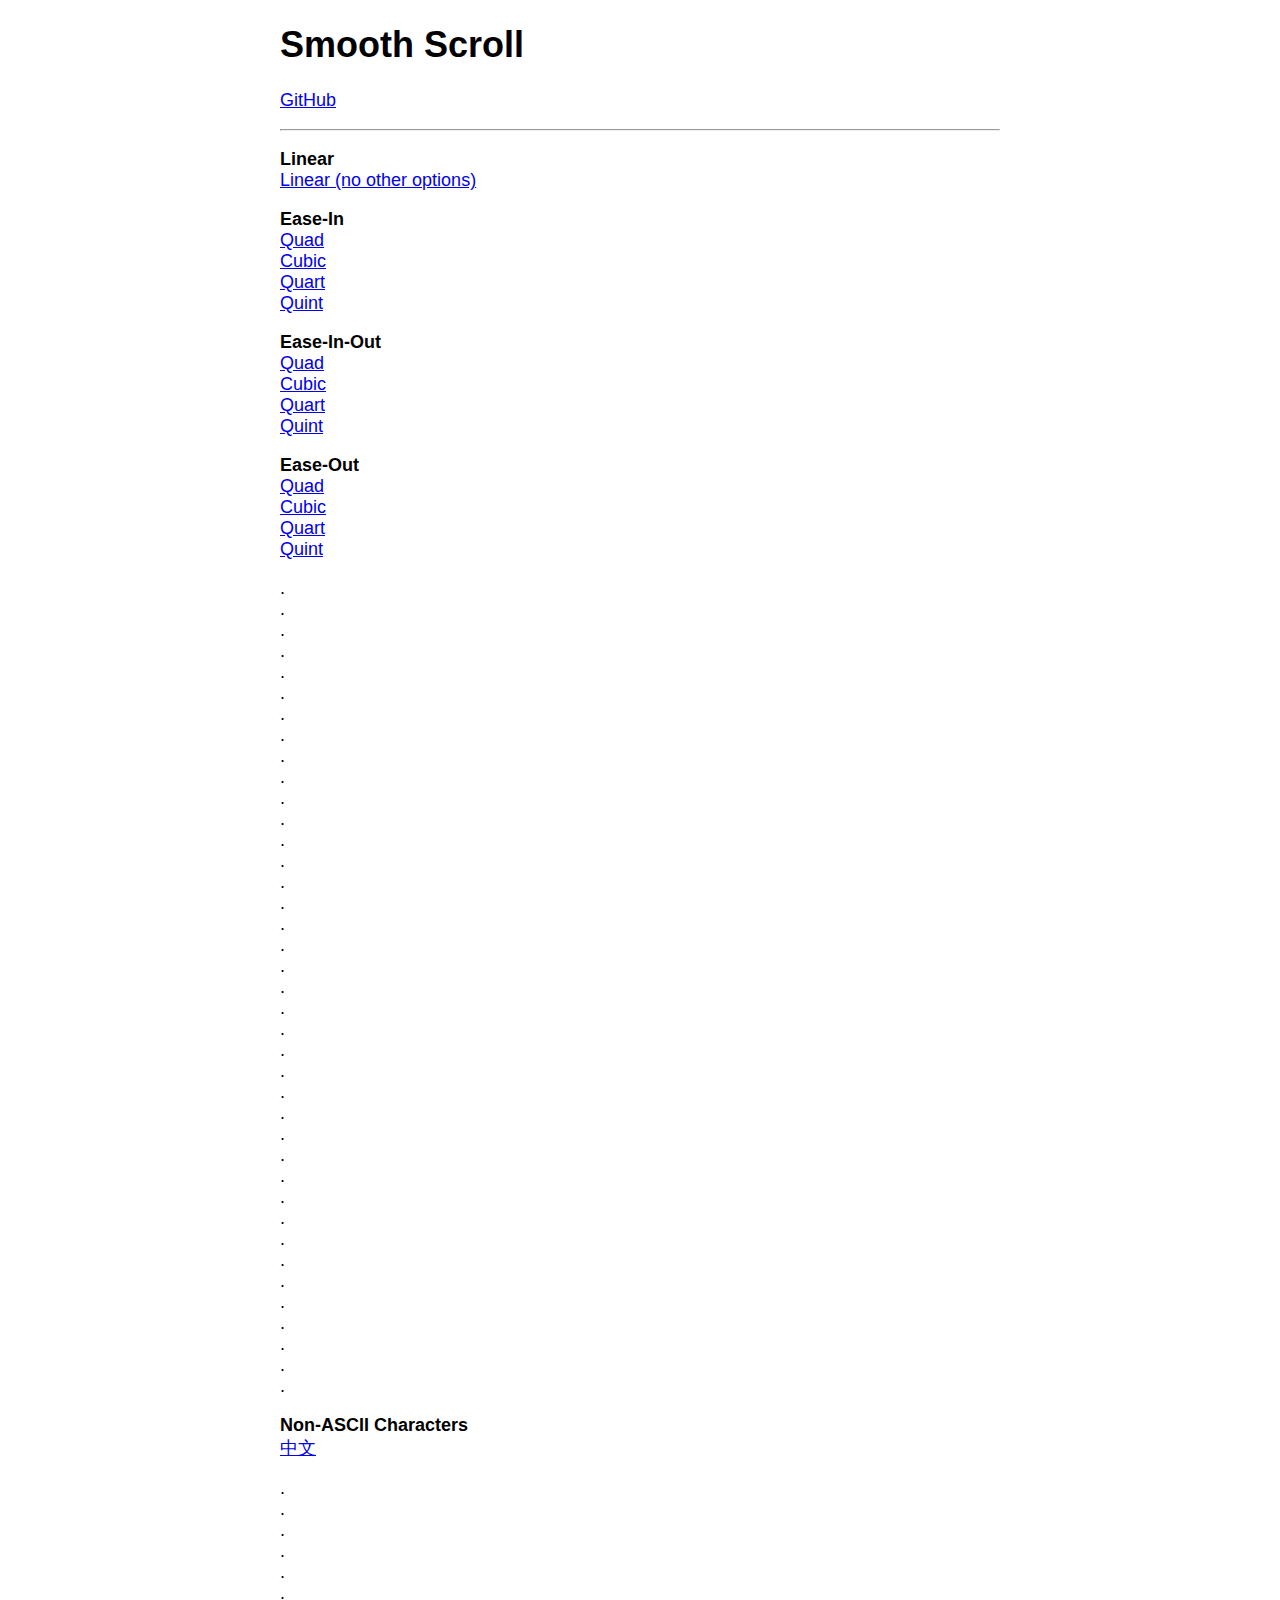
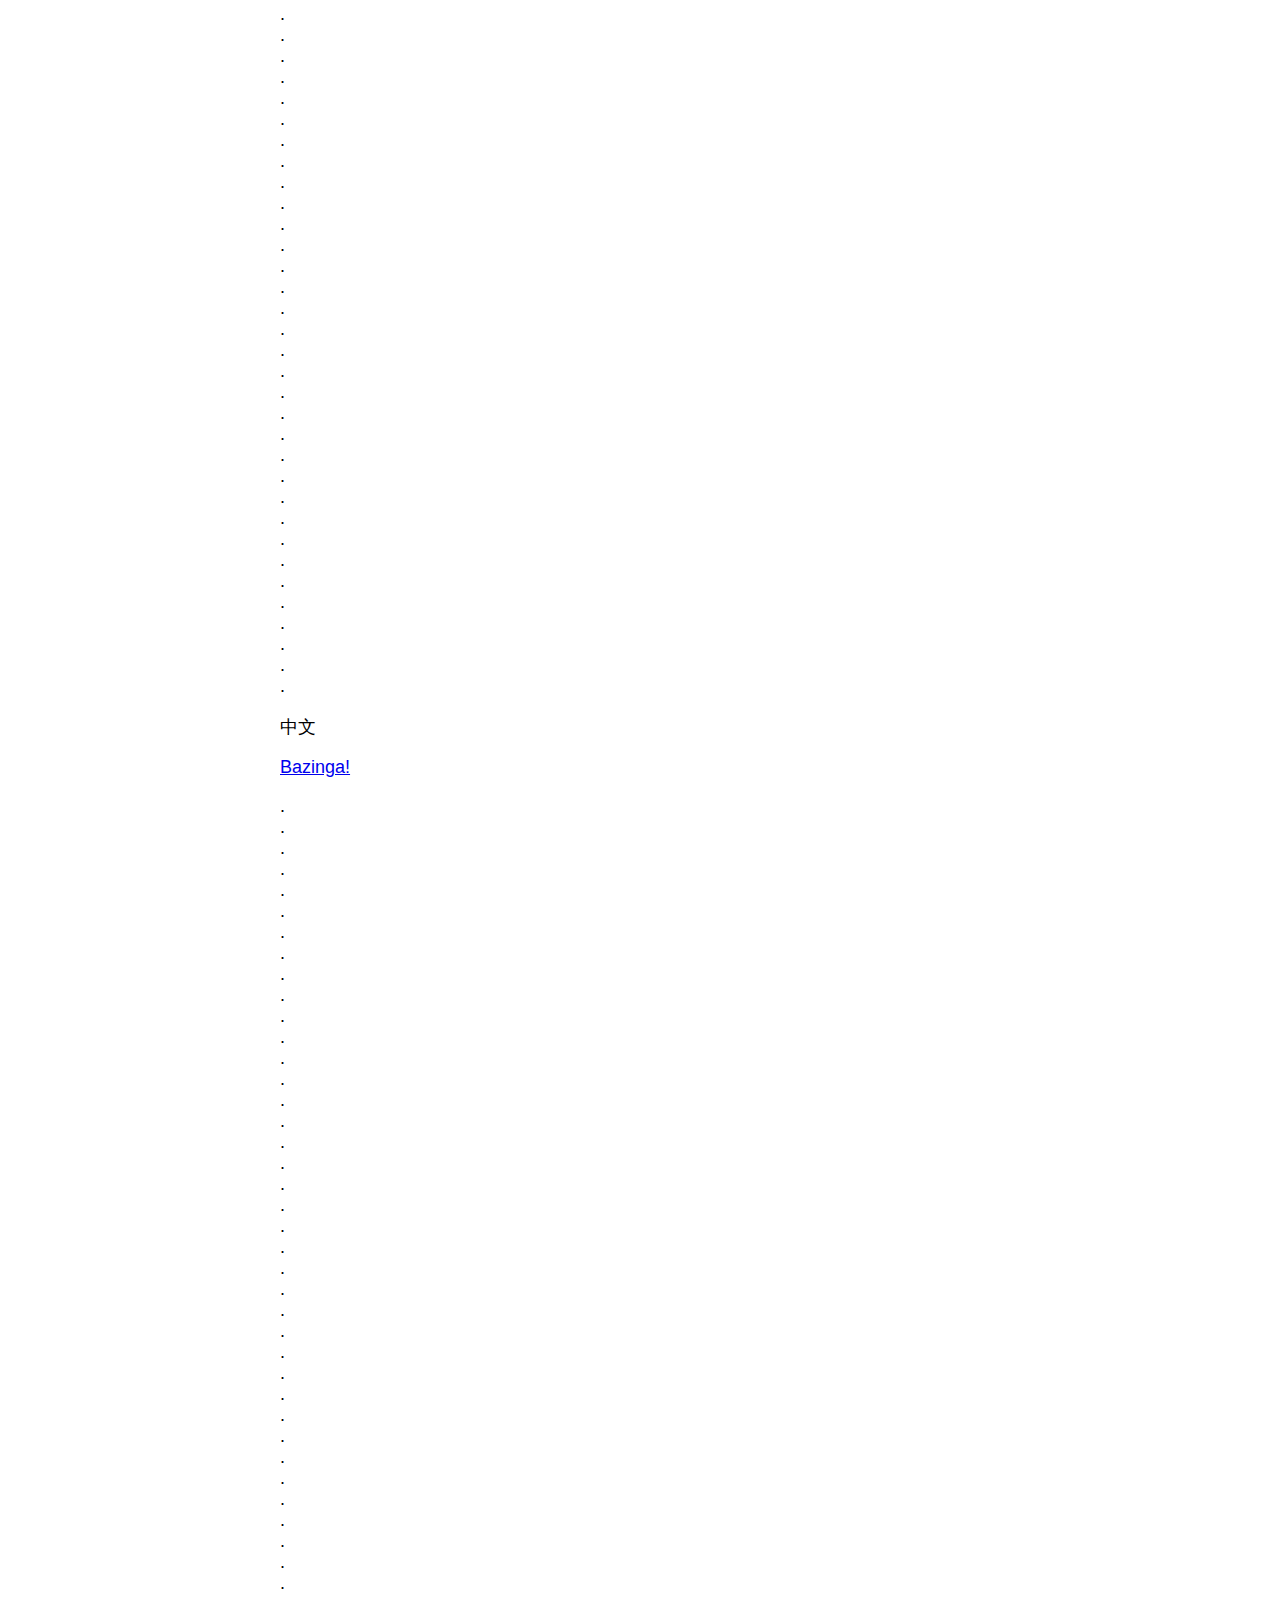
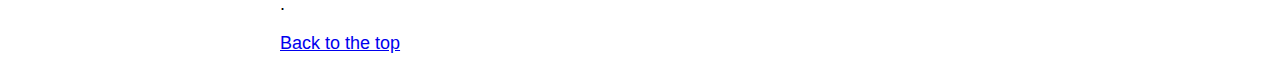
<file: plug-in/Bahan Lomba Paras ICT VI/Smooth-scroll v15.1.3/smooth-scroll-master/index.html>
<!DOCTYPE html>
<html lang="en">

	<head>
		<meta charset="utf-8">
		<title>Smooth Scroll</title>
		<meta name="viewport" content="width=device-width, initial-scale=1.0">

		<!-- stylesheets -->
		<style type="text/css">
			body {
				font-family: -apple-system, BlinkMacSystemFont, "Segoe UI", "Roboto", "Oxygen", "Ubuntu", "Cantarell", "Fira Sans", "Droid Sans", "Helvetica Neue", sans-serif;
				font-size: 112.5%;
				margin-left: auto;
				margin-right: auto;
				max-width: 40em;
				width: 88%;
			}
		</style>
	</head>

	<body>

		<main id="top">

			<nav>
				<h1>Smooth Scroll</h1>
				<p><a href="https://github.com/cferdinandi/smooth-scroll">GitHub</a></p>
				<hr>
			</nav>

			<section>
				<p>
				    <strong>Linear</strong><br>
				    <a data-easing="linear" href="#bazinga">Linear (no other options)</a><br>
				</p>

				<p>
				    <strong>Ease-In</strong><br>
				    <a data-easing="easeInQuad" href="#bazinga">Quad</a><br>
				    <a data-easing="easeInCubic" href="#bazinga">Cubic</a><br>
				    <a data-easing="easeInQuart" href="#bazinga">Quart</a><br>
				    <a data-easing="easeInQuint" href="#bazinga">Quint</a>
				</p>

				<p>
				    <strong>Ease-In-Out</strong><br>
				    <a data-easing="easeInOutQuad" href="#bazinga">Quad</a><br>
				    <a data-easing="easeInOutCubic" href="#bazinga">Cubic</a><br>
				    <a data-easing="easeInOutQuart" href="#bazinga">Quart</a><br>
				    <a data-easing="easeInOutQuint" href="#bazinga">Quint</a>
				</p>

				<p>
				    <strong>Ease-Out</strong><br>
				    <a data-easing="easeOutQuad" href="#bazinga">Quad</a><br>
				    <a data-easing="easeOutCubic" href="#bazinga">Cubic</a><br>
				    <a data-easing="easeOutQuart" href="#bazinga">Quart</a><br>
				    <a data-easing="easeOutQuint" href="#bazinga">Quint</a>
				</p>

				<p>
				    .<br>.<br>.<br>.<br>.<br>.<br>.<br>.<br>.<br>.<br>.<br>.<br>.<br>
				    .<br>.<br>.<br>.<br>.<br>.<br>.<br>.<br>.<br>.<br>.<br>.<br>.<br>
				    .<br>.<br>.<br>.<br>.<br>.<br>.<br>.<br>.<br>.<br>.<br>.<br>.
				</p>

				<p>
				    <strong>Non-ASCII Characters</strong><br>
				    <a href="#中文">中文</a>
				</p>

				<p>
				    .<br>.<br>.<br>.<br>.<br>.<br>.<br>.<br>.<br>.<br>.<br>.<br>.<br>
				    .<br>.<br>.<br>.<br>.<br>.<br>.<br>.<br>.<br>.<br>.<br>.<br>.<br>
				    .<br>.<br>.<br>.<br>.<br>.<br>.<br>.<br>.<br>.<br>.<br>.<br>.
				</p>

				<p id="中文">中文</p>

				<p id="bazinga"><a href="#1@#%^-bottom">Bazinga!</a></p>

				<p>
				    .<br>.<br>.<br>.<br>.<br>.<br>.<br>.<br>.<br>.<br>.<br>.<br>.<br>
				    .<br>.<br>.<br>.<br>.<br>.<br>.<br>.<br>.<br>.<br>.<br>.<br>.<br>
				    .<br>.<br>.<br>.<br>.<br>.<br>.<br>.<br>.<br>.<br>.<br>.<br>.
				</p>

				<p id="1@#%^-bottom"><a href="#top">Back to the top</a></p>
			</section>
		</main>

		<!-- Javascript -->
		<script src="dist/smooth-scroll.polyfills.js"></script>
		<script>

			// Instantiate Scrolls
			var scroll = new SmoothScroll('a[href*="#"]:not([data-easing])');

			if (document.querySelector('[data-easing]')) {
				var linear = new SmoothScroll('[data-easing="linear"]', {easing: 'linear'});

				var easeInQuad = new SmoothScroll('[data-easing="easeInQuad"]', {easing: 'easeInQuad'});
				var easeInCubic = new SmoothScroll('[data-easing="easeInCubic"]', {easing: 'easeInCubic'});
				var easeInQuart = new SmoothScroll('[data-easing="easeInQuart"]', {easing: 'easeInQuart'});
				var easeInQuint = new SmoothScroll('[data-easing="easeInQuint"]', {easing: 'easeInQuint'});

				var easeInOutQuad = new SmoothScroll('[data-easing="easeInOutQuad"]', {easing: 'easeInOutQuad'});
				var easeInOutCubic = new SmoothScroll('[data-easing="easeInOutCubic"]', {easing: 'easeInOutCubic'});
				var easeInOutQuart = new SmoothScroll('[data-easing="easeInOutQuart"]', {easing: 'easeInOutQuart'});
				var easeInOutQuint = new SmoothScroll('[data-easing="easeInOutQuint"]', {easing: 'easeInOutQuint'});

				var easeOutQuad = new SmoothScroll('[data-easing="easeOutQuad"]', {easing: 'easeOutQuad'});
				var easeOutCubic = new SmoothScroll('[data-easing="easeOutCubic"]', {easing: 'easeOutCubic'});
				var easeOutQuart = new SmoothScroll('[data-easing="easeOutQuart"]', {easing: 'easeOutQuart'});
				var easeOutQuint = new SmoothScroll('[data-easing="easeOutQuint"]', {easing: 'easeOutQuint'});
			}

			// // Log scroll events
			// var logScrollEvent = function (event) {
			// 	console.log('type:', event.type);
			// 	console.log('anchor:', event.detail.anchor);
			// 	console.log('toggle:', event.detail.toggle);
			// };
			// document.addEventListener('scrollStart', logScrollEvent, false);
			// document.addEventListener('scrollStop', logScrollEvent, false);
			// document.addEventListener('scrollCancel', logScrollEvent, false);
		</script>


	</body>
</html>
</file>
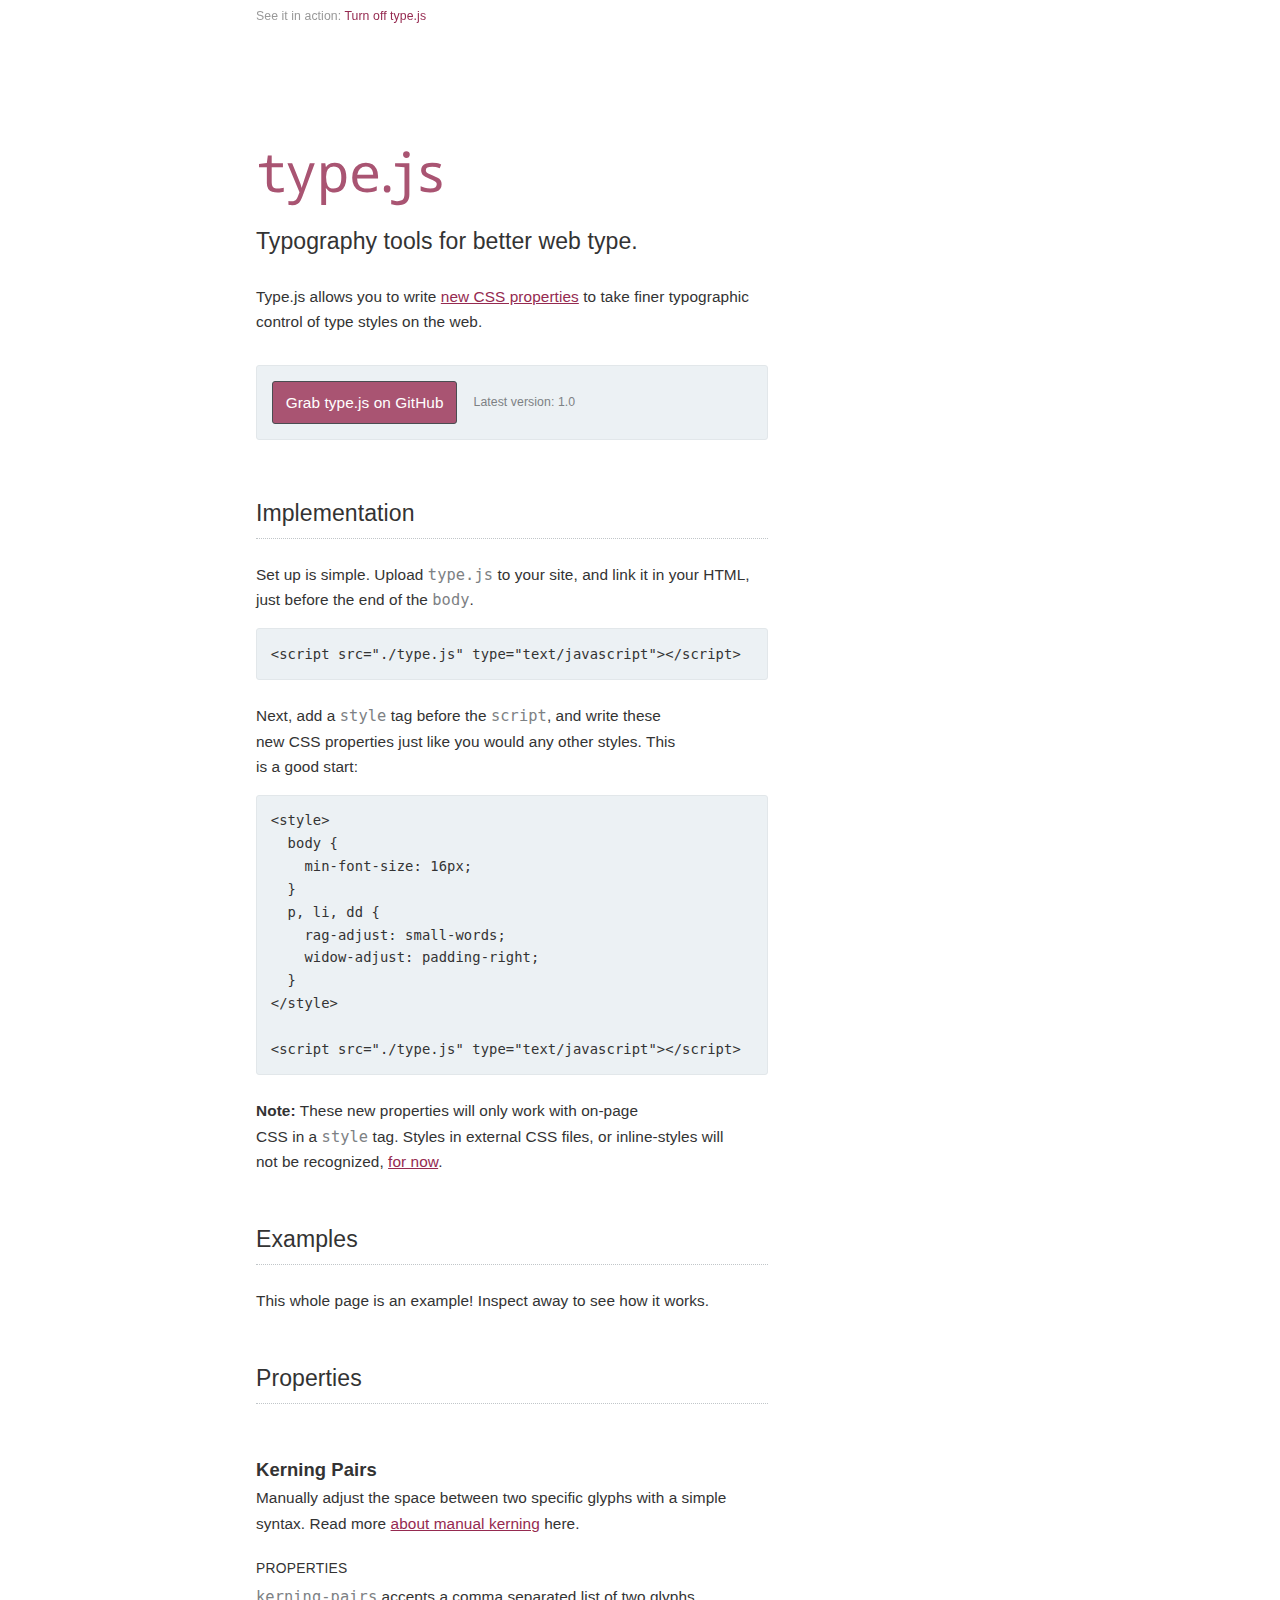
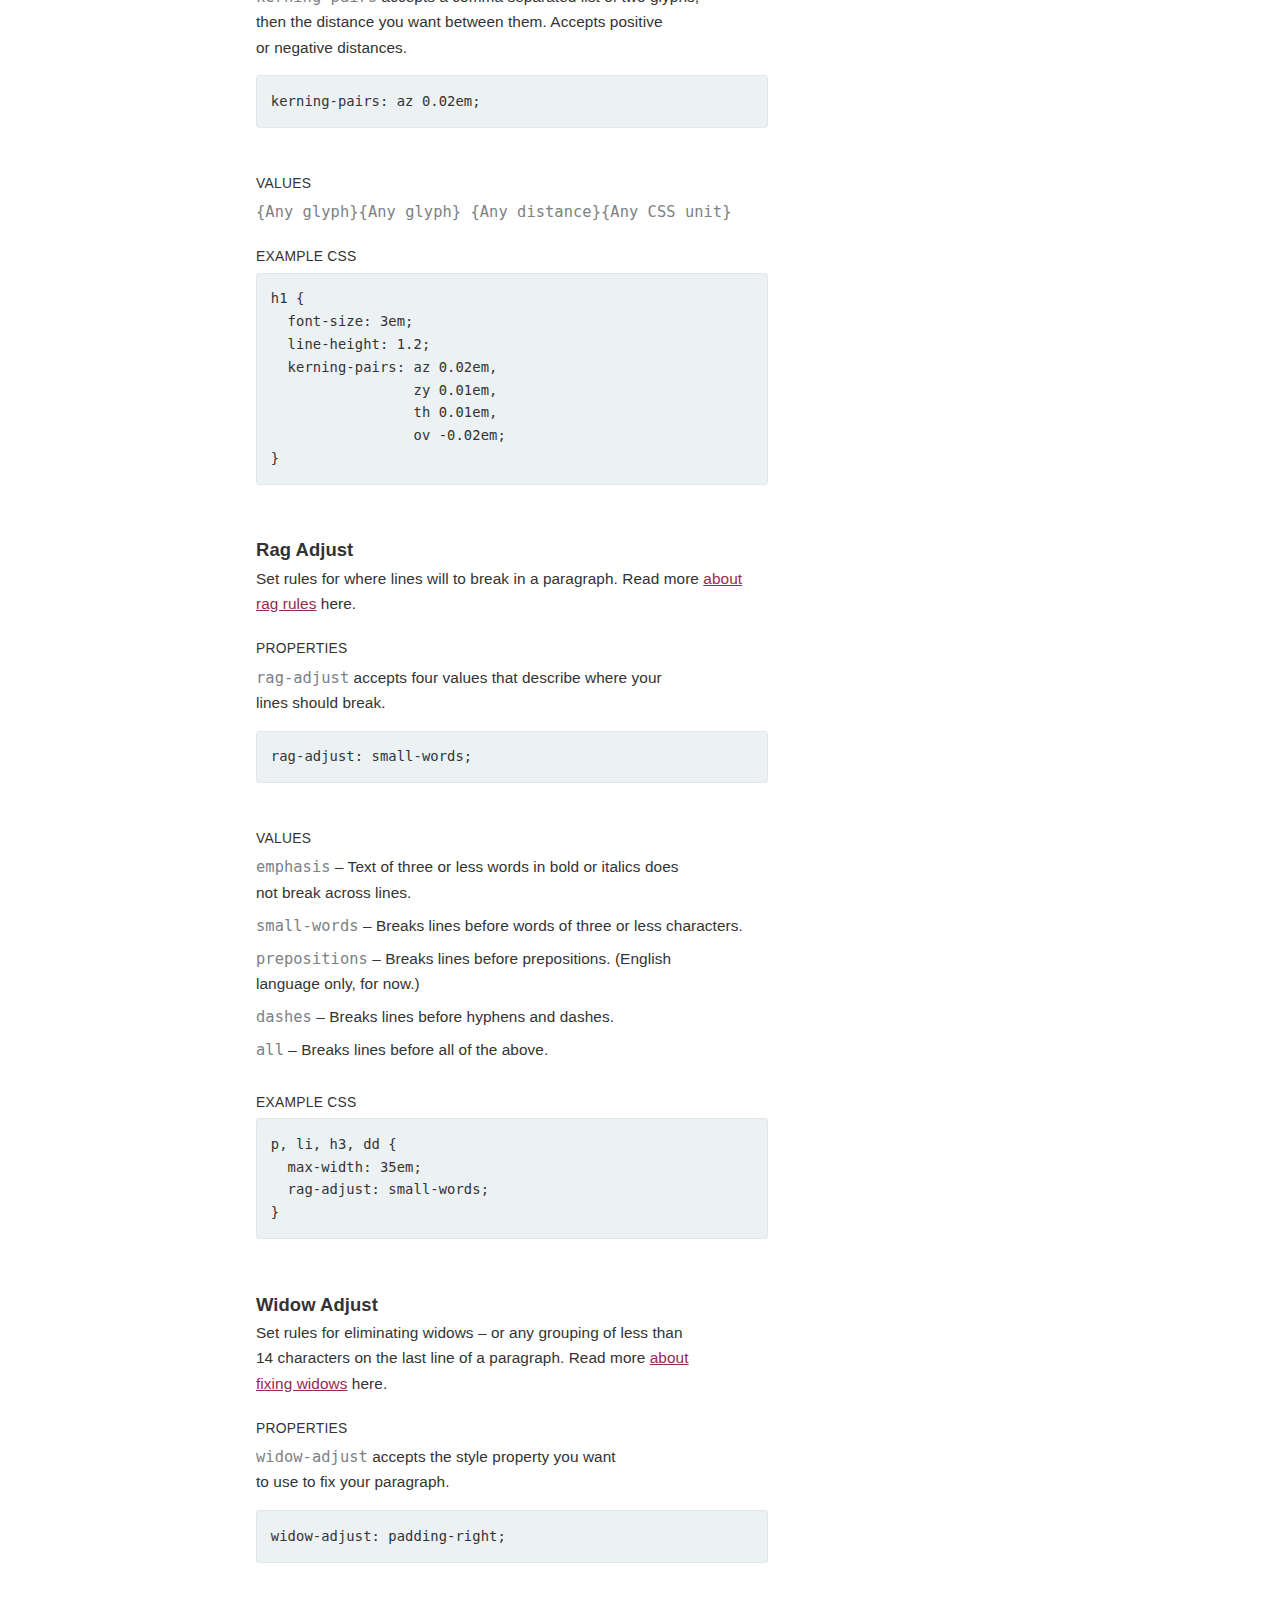
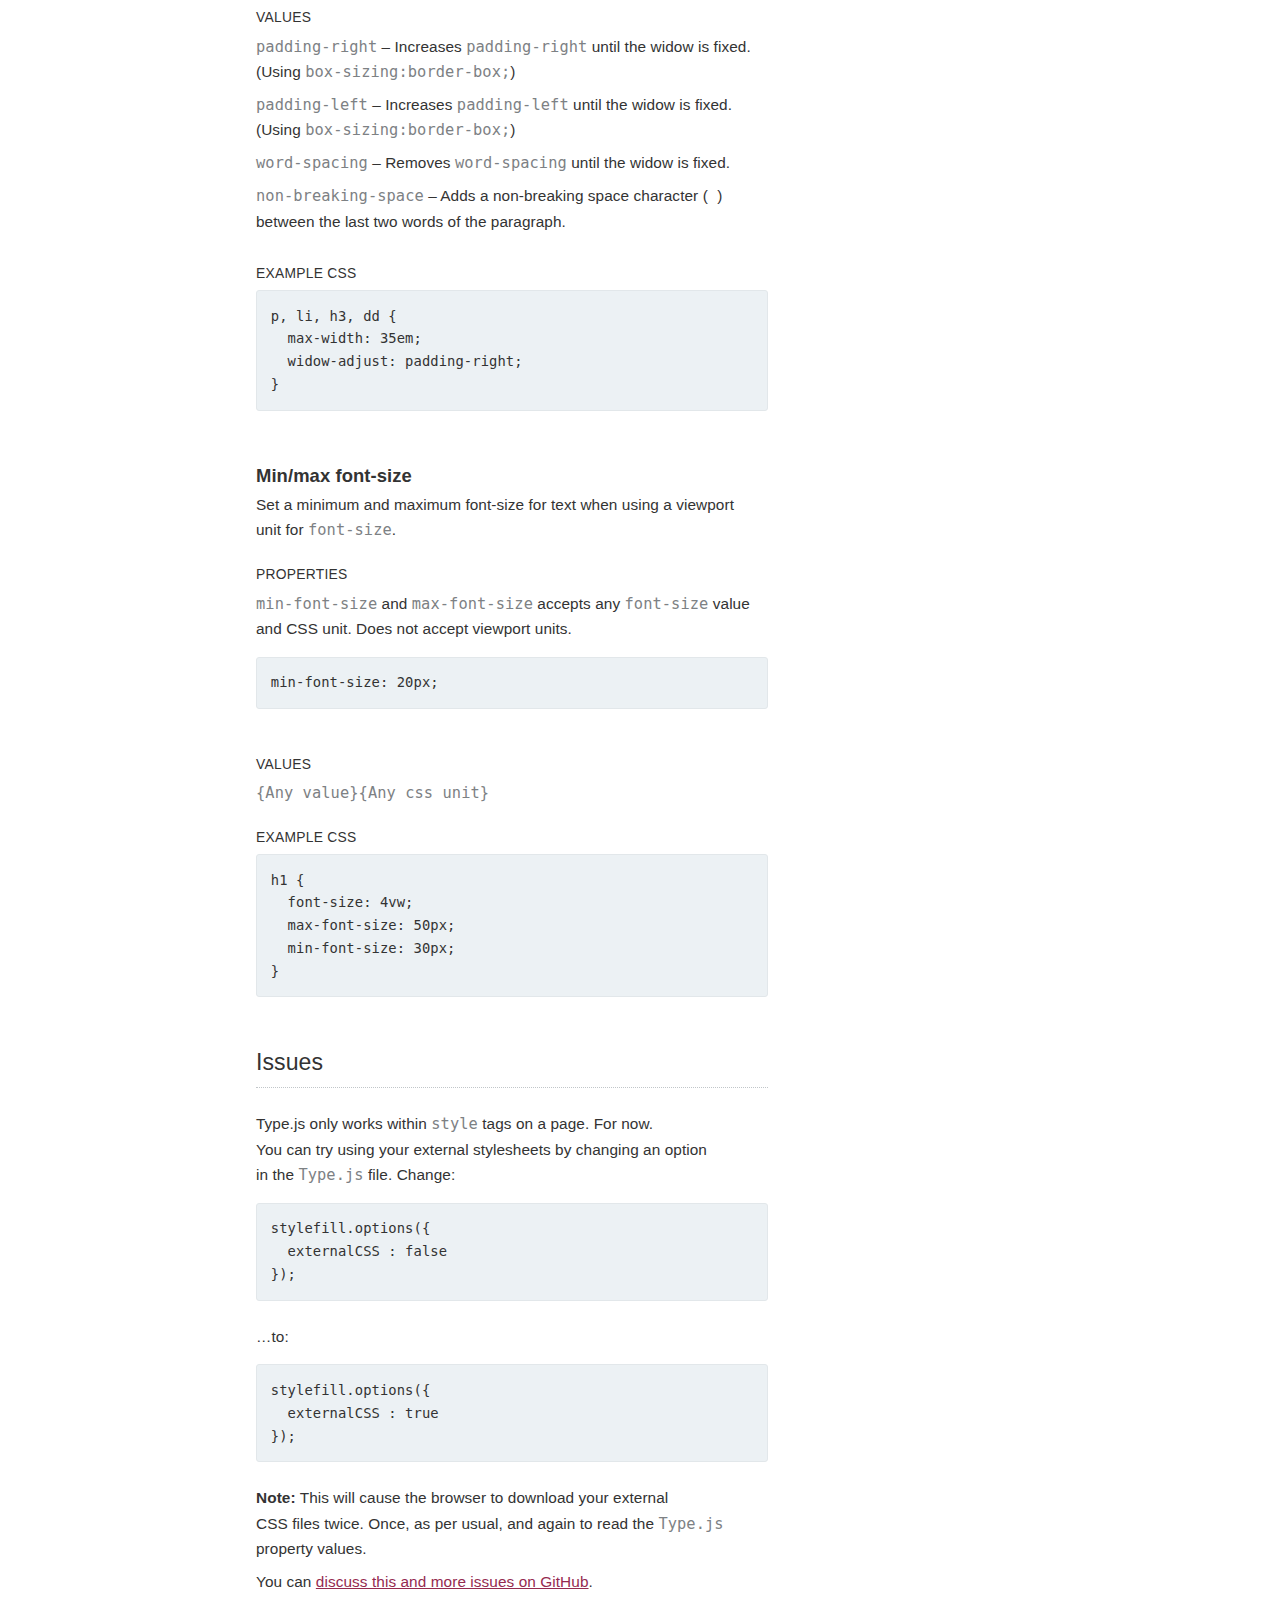
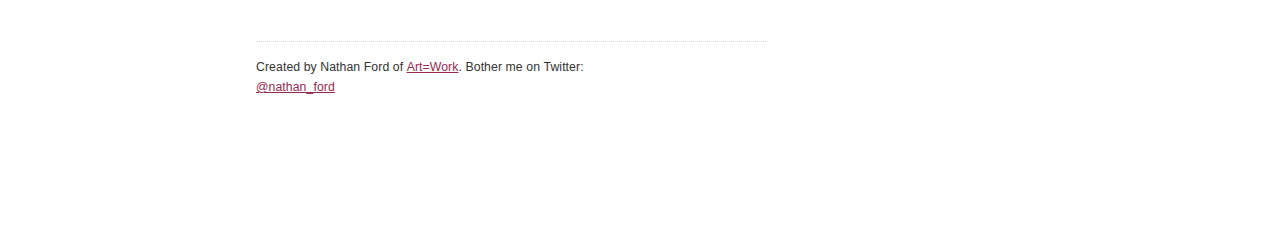
<file: plug-in/Bahan Lomba Paras ICT VI/Type.js v1.0/type.js-master/index.html>
<!DOCTYPE html>
<html>
<head>
    
<meta charset=utf-8 />
<meta name="author" content="Nathan Ford" />
<meta name="description" content="Typography tools for better web type. Type.js allows you to write new CSS properties to take finer typographic control of type styles on the web." />

<meta name="viewport" content="width=device-width, minimum-scale=1.0, initial-scale=1.0" />

<title>type.js</title>

<link href='http://fonts.googleapis.com/css?family=Droid+Sans+Mono' rel='stylesheet' type='text/css'>
<link href="./css/styles.css" rel="stylesheet" />

</head>
<body>

	<div id="toggler">See it in action: <a id="toggle" rel="on" href="#">Turn off type.js</a></div>

	<header id="site-header">
	
		<h1>type.js</h1>
		
		<h2>Typography tools for better web type.</h2>
		
		<p>Type.js allows you to write <a href="#properties">new CSS properties</a> to take finer typographic control of type styles on the web.</p>
	
	</header>
	
	<section id="implementation">
		
		<div id="download" class="box clearfix">
			
			<a class="button" href="https://github.com/nathanford/type.js">Grab type.js on GitHub</a>
			
			<p class="detail">Latest version: 1.0</p>
			
		</div>
		
		<h2>Implementation</h2>
		
		<p>Set up is simple. Upload <code>type.js</code> to your site, and link it in your HTML, just before the end of the <code>body</code>.</p>
		
		<figure>
			<pre>&lt;script src="./type.js" type="text/javascript">&lt;/script></pre>
		</figure>
		
		<p>Next, add a <code>style</code> tag before the <code>script</code>, and write these new CSS properties just like you would any other styles. This is a good start:</p>
		
		<figure>
			<pre>&lt;style>
  body {
    min-font-size: 16px;
  }
  p, li, dd {
    rag-adjust: small-words;
    widow-adjust: padding-right;
  }
&lt;/style>

&lt;script src="./type.js" type="text/javascript">&lt;/script></pre>
		</figure>
		
		<p><strong>Note:</strong> These new properties will only work with on-page CSS in a <code>style</code> tag. Styles in external CSS files, or inline-styles will not be recognized, <a href="#issues">for now</a>.</p>
		
	</section>
	
	<section id="examples">
		
		<h2>Examples</h2>
		
		<p>This whole page is an example! Inspect away to see how it works.</p>
	
	</section>
	
	<section id="properties">
	
		<h2>Properties</h2>
	
		<h3 id="kerning-pairs">Kerning Pairs</h3>
		<p>Manually adjust the space between two specific glyphs with a simple syntax. Read more <a href="http://artequalswork.com/posts/manual-kerning/" title="A Manual Kerning Method for the Web on Art=Work">about manual kerning</a> here.</p>
	
		<h4>Properties</h4>
		<p><code>kerning-pairs</code> accepts a comma separated list of two glyphs, then the distance you want between them. Accepts positive or negative distances.</p>
		
		<figure>
			<pre>kerning-pairs: az 0.02em;</pre>
		</figure>
		
		<h4>Values</h4>
		<p><code>{Any glyph}{Any glyph} {Any distance}{Any CSS unit}</code></p>
		
		<h4>Example CSS</h4>
		
		<figure>
			<pre>h1 {
  font-size: 3em;
  line-height: 1.2;
  kerning-pairs: az 0.02em,
                 zy 0.01em,
                 th 0.01em,
                 ov -0.02em; 
}</pre>
		</figure>
		
		<h3 id="rag-adjust">Rag Adjust</h3>
		<p>Set rules for where lines will to break in a paragraph. Read more <a href="http://24ways.org/2013/run-ragged/" title="Run Ragged on 24 ways">about rag rules</a> here.</p>
		
		<h4>Properties</h4>
		<p><code>rag-adjust</code> accepts four values that describe where your lines should break.</p>
		
		<figure>
			<pre>rag-adjust: small-words;</pre>
		</figure>
		
		<h4>Values</h4>
		<ul>
			<li><p><code>emphasis</code> &ndash; Text of three or less words in bold or italics does not break across lines.</p></li>
			<li><p><code>small-words</code> &ndash; Breaks lines before words of three or less characters.</p></li>
			<li><p><code>prepositions</code> &ndash; Breaks lines before prepositions. (English language only, for now.)</p></li>
			<li><p><code>dashes</code> &ndash; Breaks lines before hyphens and dashes.</p></li>
			<li><p><code>all</code> &ndash; Breaks lines before all of the above.</p></li>
		</ul>
		
		<h4>Example CSS</h4>
		<figure>
			<pre>p, li, h3, dd {
  max-width: 35em;
  rag-adjust: small-words;
}</pre>
		</figure>
		
		<h3 id="widow-adjust">Widow Adjust</h3>
		<p>Set rules for eliminating widows &ndash; or any grouping of less than 14 characters on the last line of a paragraph. Read more <a href="http://artequalswork.com/posts/on-widows/" title="On Widows, and How to Tame Them on Art=Work">about fixing widows</a> here.</p>
		
		<h4>Properties</h4>
		<p><code>widow-adjust</code> accepts the style property you want to use to fix your paragraph.</p>
		
		<figure>
			<pre>widow-adjust: padding-right;</pre>
		</figure>
		
		<h4>Values</h4>
		<ul>
			<li><p><code>padding-right</code> &ndash; Increases <code>padding-right</code> until the widow is fixed. (Using <code>box-sizing:border-box;</code>)</p></li>
			<li><p><code>padding-left</code> &ndash; Increases <code>padding-left</code> until the widow is fixed. (Using <code>box-sizing:border-box;</code>)</p></li>
			<li><p><code>word-spacing</code> &ndash; Removes <code>word-spacing</code> until the widow is fixed.</p></li>
			<li><p><code>non-breaking-space</code> &ndash; Adds a non-breaking space character (<code>&#160;</code>) between the last two words of the paragraph.</p></li>
		</ul>
		
		<h4>Example CSS</h4>
		<figure>
			<pre>p, li, h3, dd {
  max-width: 35em;
  widow-adjust: padding-right;
}</pre>
		</figure>
		
		<h3 id="min-max-font-size">Min/max font-size</h3>
		<p>Set a minimum and maximum font-size for text when using a viewport unit for <code>font-size</code>.</p>
		
		<h4>Properties</h4>
	 	<p><code>min-font-size</code> and <code>max-font-size</code> accepts any <code>font-size</code> value and CSS unit. Does not accept viewport units.</p>
	 	
	 	<figure>
			<pre>min-font-size: 20px;</pre>
		</figure>
		
		<h4>Values</h4>
		<p><code>{Any value}{Any css unit}</code></p>
		
		<h4>Example CSS</h4>
		<figure>
			<pre>h1 {
  font-size: 4vw;
  max-font-size: 50px;
  min-font-size: 30px;
}</pre>
		</figure>
		
	</section>
	
	<section id="issues">
	
		<h2>Issues</h2>
		
		<p>Type.js only works within <code>style</code> tags on a page. For now. You can try using your external stylesheets by changing an option in the <code>Type.js</code> file. Change:</p>
		
		<figure>
			<pre>stylefill.options({
  externalCSS : false			
});</pre>
		</figure>
		
		<p>&hellip;to:</p>
		
		<figure>
		<pre>stylefill.options({
  externalCSS : true		
});</pre>
		</figure>
		
		<p><strong>Note:</strong> This will cause the browser to download your external CSS files twice. Once, as per usual, and again to read the <code>Type.js</code> property values.</p>
		
		<p>You can <a href="https://github.com/nathanford/type.js/issues" title="View issues">discuss this and more issues on GitHub</a>.</p>
	
	</section>
	
	<footer id="site-footer">
		
		<p>Created by Nathan Ford of <a href="http://artequalswork.com" title="Visit Art=Work">Art=Work</a>. Bother me on Twitter: <a href="http://twitter.com/nathan_ford">@nathan_ford</a></p>
		
	</footer>
	
	<style>
		
		body {
			min-font-size: 12px;
		}
		
		h1 {
			kerning-pairs: ty -0.05em,
										 pe -0.01em,
										 e. -0.18em,
										 .j -0.28em,
										 js -0.1em;
		}
		
		#site-header h2 {
			widow-adjust: non-breaking-space;
		}
	
		p, li {
			rag-adjust: small-words;
			widow-adjust: padding-right;
		}
		
	</style>
	
	<script src="./js/type.js" type="text/javascript"></script>
	
	<!-- Ignore the rest of this... just a script to toggle the styles on and off -->
	
	<script type="text/javascript">
		
		var toggle = document.getElementById('toggle');
		
		toggle.addEventListener('click', function(e) {
			
			if (this.rel == 'on') {
			
				var eles = document.querySelectorAll('*'),
						spans = document.querySelectorAll('span');
						
				spans[0].parentNode.textContent = spans[0].parentNode.textContent
				
				for (i in eles) {
				
					var ele = eles[i];
					
					if (ele.innerHTML) ele.removeAttribute('style');
					
				}
				
				this.setAttribute('rel', 'off');
				this.textContent = 'Turn on type.js'
			
			}
			else {
				
				window.location.reload(false);
				
			}
			
			prevent(e);	
		
		}, false);
		
		function prevent (e) {
		
			if (e.preventDefault) e.preventDefault();
			else event.returnValue = false;
		
		}
	
	
	</script>

</body>
</html>
</file>
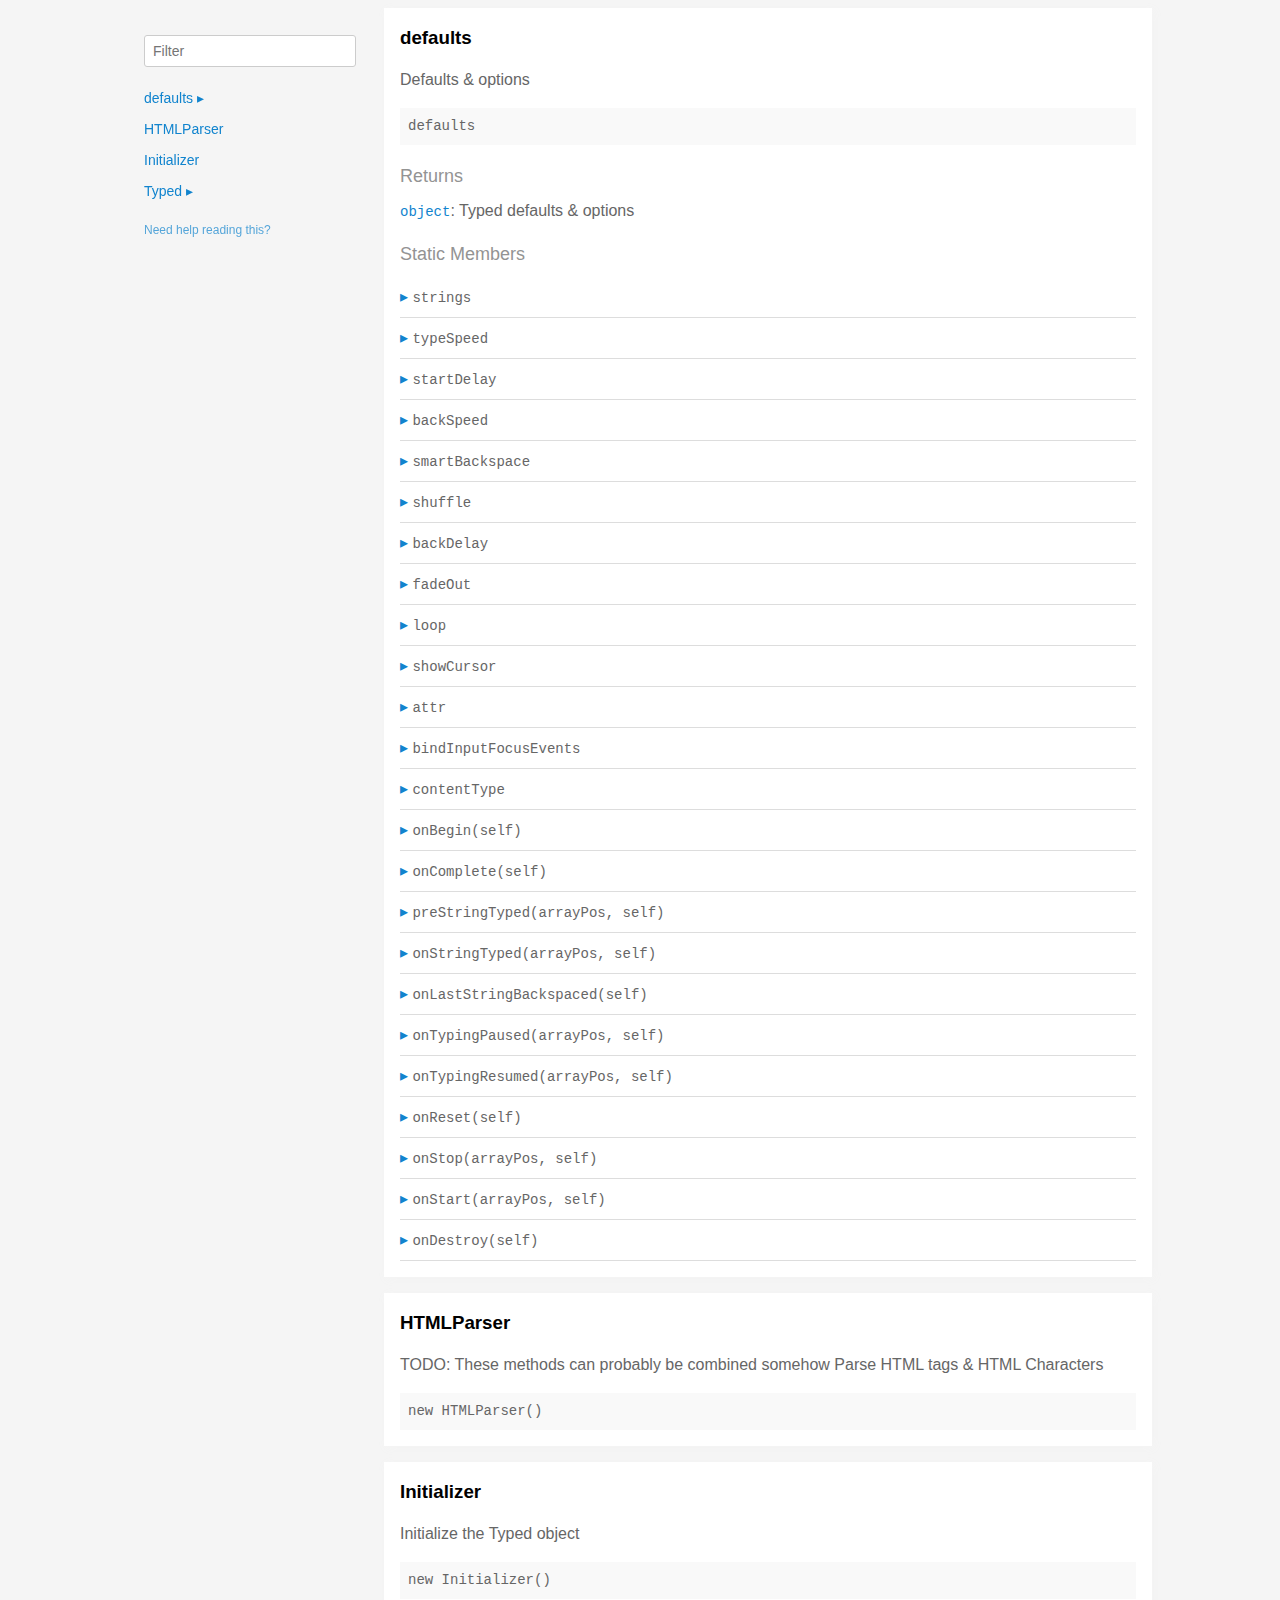
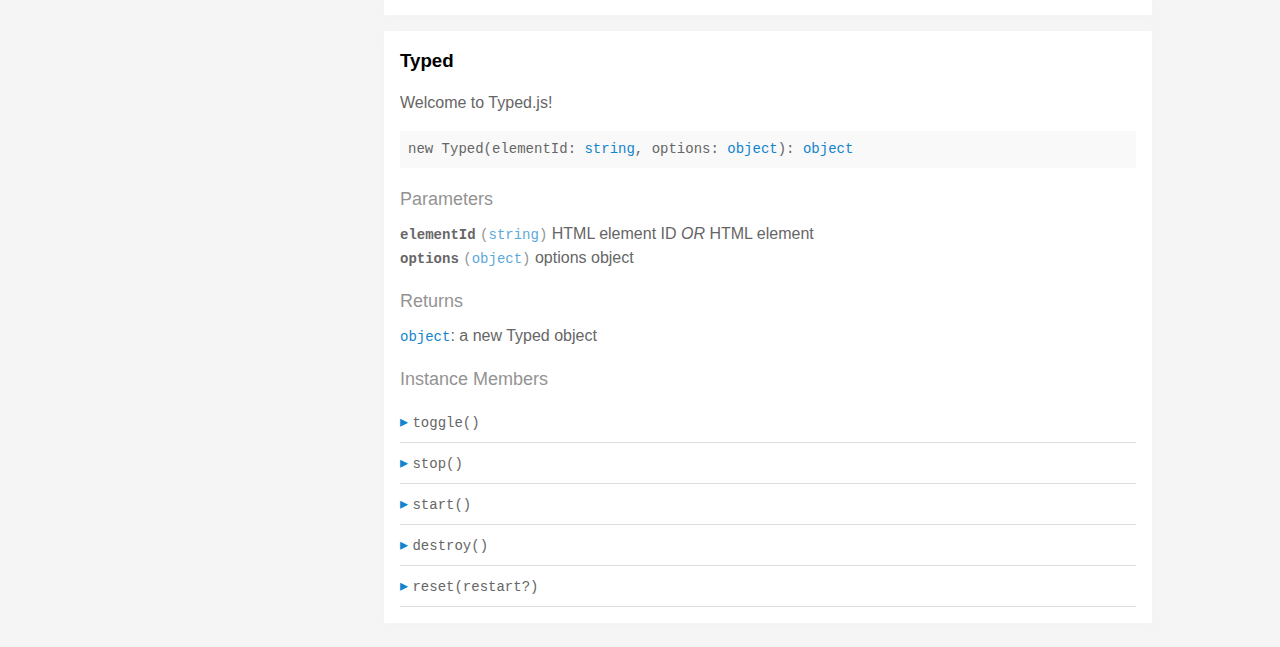
<file: plug-in/typed.js-master/typed.js-master/docs/index.html>
<!doctype html>
<html>
<head>
  <meta charset='utf-8' />
  <title>  | Documentation</title>
  <meta name='viewport' content='width=device-width,initial-scale=1'>
  <link href='assets/bass.css' type='text/css' rel='stylesheet' />
  <link href='assets/style.css' type='text/css' rel='stylesheet' />
  <link href='assets/github.css' type='text/css' rel='stylesheet' />
</head>
<body class='documentation'>
  <div class='max-width-4 mx-auto'>
    <div class='clearfix md-mxn2'>
      <div class='fixed xs-hide fix-3 overflow-auto max-height-100'>
        <div class='py1 px2'>
          <h3 class='mb0 no-anchor'></h3>
          <div class='mb1'><code></code></div>
          <input
            placeholder='Filter'
            id='filter-input'
            class='col12 block input'
            type='text' />
          <div id='toc'>
            <ul class='list-reset h5 py1-ul'>
              
                
                <li><a
                  href='#defaults'
                  class=" toggle-sibling">
                  defaults
                  <span class='icon'>▸</span>
                </a>
                
                <div class='toggle-target display-none'>
                  
                  <ul class='list-reset py1-ul pl1'>
                    <li class='h5'><span>Static members</span></li>
                    
                      <li><a
                        href='#defaults.strings'
                        class='regular pre-open'>
                        .strings
                      </a></li>
                    
                      <li><a
                        href='#defaults.typeSpeed'
                        class='regular pre-open'>
                        .typeSpeed
                      </a></li>
                    
                      <li><a
                        href='#defaults.startDelay'
                        class='regular pre-open'>
                        .startDelay
                      </a></li>
                    
                      <li><a
                        href='#defaults.backSpeed'
                        class='regular pre-open'>
                        .backSpeed
                      </a></li>
                    
                      <li><a
                        href='#defaults.smartBackspace'
                        class='regular pre-open'>
                        .smartBackspace
                      </a></li>
                    
                      <li><a
                        href='#defaults.shuffle'
                        class='regular pre-open'>
                        .shuffle
                      </a></li>
                    
                      <li><a
                        href='#defaults.backDelay'
                        class='regular pre-open'>
                        .backDelay
                      </a></li>
                    
                      <li><a
                        href='#defaults.fadeOut'
                        class='regular pre-open'>
                        .fadeOut
                      </a></li>
                    
                      <li><a
                        href='#defaults.loop'
                        class='regular pre-open'>
                        .loop
                      </a></li>
                    
                      <li><a
                        href='#defaults.showCursor'
                        class='regular pre-open'>
                        .showCursor
                      </a></li>
                    
                      <li><a
                        href='#defaults.attr'
                        class='regular pre-open'>
                        .attr
                      </a></li>
                    
                      <li><a
                        href='#defaults.bindInputFocusEvents'
                        class='regular pre-open'>
                        .bindInputFocusEvents
                      </a></li>
                    
                      <li><a
                        href='#defaults.contentType'
                        class='regular pre-open'>
                        .contentType
                      </a></li>

                      <li><a
                        href='#defaults.onBegin'
                        class='regular pre-open'>
                        .onBegin
                      </a></li>

                      <li><a
                        href='#defaults.onComplete'
                        class='regular pre-open'>
                        .onComplete
                      </a></li>
                    
                      <li><a
                        href='#defaults.preStringTyped'
                        class='regular pre-open'>
                        .preStringTyped
                      </a></li>
                    
                      <li><a
                        href='#defaults.onStringTyped'
                        class='regular pre-open'>
                        .onStringTyped
                      </a></li>
                    
                      <li><a
                        href='#defaults.onLastStringBackspaced'
                        class='regular pre-open'>
                        .onLastStringBackspaced
                      </a></li>
                    
                      <li><a
                        href='#defaults.onTypingPaused'
                        class='regular pre-open'>
                        .onTypingPaused
                      </a></li>
                    
                      <li><a
                        href='#defaults.onTypingResumed'
                        class='regular pre-open'>
                        .onTypingResumed
                      </a></li>
                    
                      <li><a
                        href='#defaults.onReset'
                        class='regular pre-open'>
                        .onReset
                      </a></li>
                    
                      <li><a
                        href='#defaults.onStop'
                        class='regular pre-open'>
                        .onStop
                      </a></li>
                    
                      <li><a
                        href='#defaults.onStart'
                        class='regular pre-open'>
                        .onStart
                      </a></li>
                    
                      <li><a
                        href='#defaults.onDestroy'
                        class='regular pre-open'>
                        .onDestroy
                      </a></li>
                    
                    </ul>
                  
                  
                  
                </div>
                
                </li>
              
                
                <li><a
                  href='#htmlparser'
                  class="">
                  HTMLParser
                  
                </a>
                
                </li>
              
                
                <li><a
                  href='#initializer'
                  class="">
                  Initializer
                  
                </a>
                
                </li>
              
                
                <li><a
                  href='#typed'
                  class=" toggle-sibling">
                  Typed
                  <span class='icon'>▸</span>
                </a>
                
                <div class='toggle-target display-none'>
                  
                  
                    <ul class='list-reset py1-ul pl1'>
                      <li class='h5'><span>Instance members</span></li>
                      
                      <li><a
                        href='#Typed#toggle'
                        class='regular pre-open'>
                        #toggle
                      </a></li>
                      
                      <li><a
                        href='#Typed#stop'
                        class='regular pre-open'>
                        #stop
                      </a></li>
                      
                      <li><a
                        href='#Typed#start'
                        class='regular pre-open'>
                        #start
                      </a></li>
                      
                      <li><a
                        href='#Typed#destroy'
                        class='regular pre-open'>
                        #destroy
                      </a></li>
                      
                      <li><a
                        href='#Typed#reset'
                        class='regular pre-open'>
                        #reset
                      </a></li>
                      
                    </ul>
                  
                  
                </div>
                
                </li>
              
            </ul>
          </div>
          <div class='mt1 h6 quiet'>
            <a href='http://documentation.js.org/reading-documentation.html'>Need help reading this?</a>
          </div>
        </div>
      </div>
      <div class='fix-margin-3'>
        
          
            <section class='p2 mb2 clearfix bg-white minishadow'>

  
  <div class='clearfix'>
    
    <h3 class='fl m0' id='defaults'>
      defaults
    </h3>
    
    
  </div>
  

  <p>Defaults &#x26; options</p>


  <div class='pre p1 fill-light mt0'>defaults</div>
  
  

  
  
  
  
  

  

  

  
    
      <div class='py1 quiet mt1 prose-big'>Returns</div>
      <code><a href="https://developer.mozilla.org/en-US/docs/Web/JavaScript/Reference/Global_Objects/Object">object</a></code>:
        Typed defaults &#x26; options

      
    
  

  

  

  
    <div class='py1 quiet mt1 prose-big'>Static Members</div>
    <div class="clearfix">
  
    <div class='border-bottom' id='defaults.strings'>
      <div class="clearfix small pointer toggle-sibling">
        <div class="py1 contain">
            <a class='icon pin-right py1 dark-link caret-right'>▸</a>
            <span class='code strong strong truncate'>strings</span>
        </div>
      </div>
      <div class="clearfix display-none toggle-target">
        <section class='p2 mb2 clearfix bg-white minishadow'>

  

  

  <div class='pre p1 fill-light mt0'>strings</div>
  
  

  
  
  
  
  

  

  
    <div class='py1 quiet mt1 prose-big'>Properties</div>
    <div>
      
        <div class='space-bottom0'>
          <span class='code bold'>strings</span> <code class='quiet'>(<a href="https://developer.mozilla.org/en-US/docs/Web/JavaScript/Reference/Global_Objects/Array">array</a>)</code>
          : strings to be typed

          
        </div>
      
        <div class='space-bottom0'>
          <span class='code bold'>stringsElement</span> <code class='quiet'>(<a href="https://developer.mozilla.org/en-US/docs/Web/JavaScript/Reference/Global_Objects/String">string</a>)</code>
          : ID of element containing string children

          
        </div>
      
    </div>
  

  

  

  

  

  

  
</section>

      </div>
    </div>
  
    <div class='border-bottom' id='defaults.typeSpeed'>
      <div class="clearfix small pointer toggle-sibling">
        <div class="py1 contain">
            <a class='icon pin-right py1 dark-link caret-right'>▸</a>
            <span class='code strong strong truncate'>typeSpeed</span>
        </div>
      </div>
      <div class="clearfix display-none toggle-target">
        <section class='p2 mb2 clearfix bg-white minishadow'>

  

  

  <div class='pre p1 fill-light mt0'>typeSpeed</div>
  
  

  
  
  
  
  

  

  
    <div class='py1 quiet mt1 prose-big'>Properties</div>
    <div>
      
        <div class='space-bottom0'>
          <span class='code bold'>typeSpeed</span> <code class='quiet'>(<a href="https://developer.mozilla.org/en-US/docs/Web/JavaScript/Reference/Global_Objects/Number">number</a>)</code>
          : type speed in milliseconds

          
        </div>
      
    </div>
  

  

  

  

  

  

  
</section>

      </div>
    </div>
  
    <div class='border-bottom' id='defaults.startDelay'>
      <div class="clearfix small pointer toggle-sibling">
        <div class="py1 contain">
            <a class='icon pin-right py1 dark-link caret-right'>▸</a>
            <span class='code strong strong truncate'>startDelay</span>
        </div>
      </div>
      <div class="clearfix display-none toggle-target">
        <section class='p2 mb2 clearfix bg-white minishadow'>

  

  

  <div class='pre p1 fill-light mt0'>startDelay</div>
  
  

  
  
  
  
  

  

  
    <div class='py1 quiet mt1 prose-big'>Properties</div>
    <div>
      
        <div class='space-bottom0'>
          <span class='code bold'>startDelay</span> <code class='quiet'>(<a href="https://developer.mozilla.org/en-US/docs/Web/JavaScript/Reference/Global_Objects/Number">number</a>)</code>
          : time before typing starts in milliseconds

          
        </div>
      
    </div>
  

  

  

  

  

  

  
</section>

      </div>
    </div>
  
    <div class='border-bottom' id='defaults.backSpeed'>
      <div class="clearfix small pointer toggle-sibling">
        <div class="py1 contain">
            <a class='icon pin-right py1 dark-link caret-right'>▸</a>
            <span class='code strong strong truncate'>backSpeed</span>
        </div>
      </div>
      <div class="clearfix display-none toggle-target">
        <section class='p2 mb2 clearfix bg-white minishadow'>

  

  

  <div class='pre p1 fill-light mt0'>backSpeed</div>
  
  

  
  
  
  
  

  

  
    <div class='py1 quiet mt1 prose-big'>Properties</div>
    <div>
      
        <div class='space-bottom0'>
          <span class='code bold'>backSpeed</span> <code class='quiet'>(<a href="https://developer.mozilla.org/en-US/docs/Web/JavaScript/Reference/Global_Objects/Number">number</a>)</code>
          : backspacing speed in milliseconds

          
        </div>
      
    </div>
  

  

  

  

  

  

  
</section>

      </div>
    </div>
  
    <div class='border-bottom' id='defaults.smartBackspace'>
      <div class="clearfix small pointer toggle-sibling">
        <div class="py1 contain">
            <a class='icon pin-right py1 dark-link caret-right'>▸</a>
            <span class='code strong strong truncate'>smartBackspace</span>
        </div>
      </div>
      <div class="clearfix display-none toggle-target">
        <section class='p2 mb2 clearfix bg-white minishadow'>

  

  

  <div class='pre p1 fill-light mt0'>smartBackspace</div>
  
  

  
  
  
  
  

  

  
    <div class='py1 quiet mt1 prose-big'>Properties</div>
    <div>
      
        <div class='space-bottom0'>
          <span class='code bold'>smartBackspace</span> <code class='quiet'>(<a href="https://developer.mozilla.org/en-US/docs/Web/JavaScript/Reference/Global_Objects/Boolean">boolean</a>)</code>
          : only backspace what doesn't match the previous string

          
        </div>
      
    </div>
  

  

  

  

  

  

  
</section>

      </div>
    </div>
  
    <div class='border-bottom' id='defaults.shuffle'>
      <div class="clearfix small pointer toggle-sibling">
        <div class="py1 contain">
            <a class='icon pin-right py1 dark-link caret-right'>▸</a>
            <span class='code strong strong truncate'>shuffle</span>
        </div>
      </div>
      <div class="clearfix display-none toggle-target">
        <section class='p2 mb2 clearfix bg-white minishadow'>

  

  

  <div class='pre p1 fill-light mt0'>shuffle</div>
  
  

  
  
  
  
  

  

  
    <div class='py1 quiet mt1 prose-big'>Properties</div>
    <div>
      
        <div class='space-bottom0'>
          <span class='code bold'>shuffle</span> <code class='quiet'>(<a href="https://developer.mozilla.org/en-US/docs/Web/JavaScript/Reference/Global_Objects/Boolean">boolean</a>)</code>
          : shuffle the strings

          
        </div>
      
    </div>
  

  

  

  

  

  

  
</section>

      </div>
    </div>
  
    <div class='border-bottom' id='defaults.backDelay'>
      <div class="clearfix small pointer toggle-sibling">
        <div class="py1 contain">
            <a class='icon pin-right py1 dark-link caret-right'>▸</a>
            <span class='code strong strong truncate'>backDelay</span>
        </div>
      </div>
      <div class="clearfix display-none toggle-target">
        <section class='p2 mb2 clearfix bg-white minishadow'>

  

  

  <div class='pre p1 fill-light mt0'>backDelay</div>
  
  

  
  
  
  
  

  

  
    <div class='py1 quiet mt1 prose-big'>Properties</div>
    <div>
      
        <div class='space-bottom0'>
          <span class='code bold'>backDelay</span> <code class='quiet'>(<a href="https://developer.mozilla.org/en-US/docs/Web/JavaScript/Reference/Global_Objects/Number">number</a>)</code>
          : time before backspacing in milliseconds

          
        </div>
      
    </div>
  

  

  

  

  

  

  
</section>

      </div>
    </div>
  
    <div class='border-bottom' id='defaults.fadeOut'>
      <div class="clearfix small pointer toggle-sibling">
        <div class="py1 contain">
            <a class='icon pin-right py1 dark-link caret-right'>▸</a>
            <span class='code strong strong truncate'>fadeOut</span>
        </div>
      </div>
      <div class="clearfix display-none toggle-target">
        <section class='p2 mb2 clearfix bg-white minishadow'>

  

  

  <div class='pre p1 fill-light mt0'>fadeOut</div>
  
  

  
  
  
  
  

  

  
    <div class='py1 quiet mt1 prose-big'>Properties</div>
    <div>
      
        <div class='space-bottom0'>
          <span class='code bold'>fadeOut</span> <code class='quiet'>(<a href="https://developer.mozilla.org/en-US/docs/Web/JavaScript/Reference/Global_Objects/Boolean">boolean</a>)</code>
          : Fade out instead of backspace

          
        </div>
      
        <div class='space-bottom0'>
          <span class='code bold'>fadeOutClass</span> <code class='quiet'>(<a href="https://developer.mozilla.org/en-US/docs/Web/JavaScript/Reference/Global_Objects/String">string</a>)</code>
          : css class for fade animation

          
        </div>
      
        <div class='space-bottom0'>
          <span class='code bold'>fadeOutDelay</span> <code class='quiet'>(<a href="https://developer.mozilla.org/en-US/docs/Web/JavaScript/Reference/Global_Objects/Boolean">boolean</a>)</code>
          : Fade out delay in milliseconds

          
        </div>
      
    </div>
  

  

  

  

  

  

  
</section>

      </div>
    </div>
  
    <div class='border-bottom' id='defaults.loop'>
      <div class="clearfix small pointer toggle-sibling">
        <div class="py1 contain">
            <a class='icon pin-right py1 dark-link caret-right'>▸</a>
            <span class='code strong strong truncate'>loop</span>
        </div>
      </div>
      <div class="clearfix display-none toggle-target">
        <section class='p2 mb2 clearfix bg-white minishadow'>

  

  

  <div class='pre p1 fill-light mt0'>loop</div>
  
  

  
  
  
  
  

  

  
    <div class='py1 quiet mt1 prose-big'>Properties</div>
    <div>
      
        <div class='space-bottom0'>
          <span class='code bold'>loop</span> <code class='quiet'>(<a href="https://developer.mozilla.org/en-US/docs/Web/JavaScript/Reference/Global_Objects/Boolean">boolean</a>)</code>
          : loop strings

          
        </div>
      
        <div class='space-bottom0'>
          <span class='code bold'>loopCount</span> <code class='quiet'>(<a href="https://developer.mozilla.org/en-US/docs/Web/JavaScript/Reference/Global_Objects/Number">number</a>)</code>
          : amount of loops

          
        </div>
      
    </div>
  

  

  

  

  

  

  
</section>

      </div>
    </div>
  
    <div class='border-bottom' id='defaults.showCursor'>
      <div class="clearfix small pointer toggle-sibling">
        <div class="py1 contain">
            <a class='icon pin-right py1 dark-link caret-right'>▸</a>
            <span class='code strong strong truncate'>showCursor</span>
        </div>
      </div>
      <div class="clearfix display-none toggle-target">
        <section class='p2 mb2 clearfix bg-white minishadow'>

  

  

  <div class='pre p1 fill-light mt0'>showCursor</div>
  
  

  
  
  
  
  

  

  
    <div class='py1 quiet mt1 prose-big'>Properties</div>
    <div>
      
        <div class='space-bottom0'>
          <span class='code bold'>showCursor</span> <code class='quiet'>(<a href="https://developer.mozilla.org/en-US/docs/Web/JavaScript/Reference/Global_Objects/Boolean">boolean</a>)</code>
          : show cursor

          
        </div>
      
        <div class='space-bottom0'>
          <span class='code bold'>cursorChar</span> <code class='quiet'>(<a href="https://developer.mozilla.org/en-US/docs/Web/JavaScript/Reference/Global_Objects/String">string</a>)</code>
          : character for cursor

          
        </div>
      
        <div class='space-bottom0'>
          <span class='code bold'>autoInsertCss</span> <code class='quiet'>(<a href="https://developer.mozilla.org/en-US/docs/Web/JavaScript/Reference/Global_Objects/Boolean">boolean</a>)</code>
          : insert CSS for cursor and fadeOut into HTML 
<head>

          
        </div>
      
    </div>
  

  

  

  

  

  

  
</section>

      </div>
    </div>
  
    <div class='border-bottom' id='defaults.attr'>
      <div class="clearfix small pointer toggle-sibling">
        <div class="py1 contain">
            <a class='icon pin-right py1 dark-link caret-right'>▸</a>
            <span class='code strong strong truncate'>attr</span>
        </div>
      </div>
      <div class="clearfix display-none toggle-target">
        <section class='p2 mb2 clearfix bg-white minishadow'>

  

  

  <div class='pre p1 fill-light mt0'>attr</div>
  
  

  
  
  
  
  

  

  
    <div class='py1 quiet mt1 prose-big'>Properties</div>
    <div>
      
        <div class='space-bottom0'>
          <span class='code bold'>attr</span> <code class='quiet'>(<a href="https://developer.mozilla.org/en-US/docs/Web/JavaScript/Reference/Global_Objects/String">string</a>)</code>
          : attribute for typing
Ex: input placeholder, value, or just HTML text

          
        </div>
      
    </div>
  

  

  

  

  

  

  
</section>

      </div>
    </div>
  
    <div class='border-bottom' id='defaults.bindInputFocusEvents'>
      <div class="clearfix small pointer toggle-sibling">
        <div class="py1 contain">
            <a class='icon pin-right py1 dark-link caret-right'>▸</a>
            <span class='code strong strong truncate'>bindInputFocusEvents</span>
        </div>
      </div>
      <div class="clearfix display-none toggle-target">
        <section class='p2 mb2 clearfix bg-white minishadow'>

  

  

  <div class='pre p1 fill-light mt0'>bindInputFocusEvents</div>
  
  

  
  
  
  
  

  

  
    <div class='py1 quiet mt1 prose-big'>Properties</div>
    <div>
      
        <div class='space-bottom0'>
          <span class='code bold'>bindInputFocusEvents</span> <code class='quiet'>(<a href="https://developer.mozilla.org/en-US/docs/Web/JavaScript/Reference/Global_Objects/Boolean">boolean</a>)</code>
          : bind to focus and blur if el is text input

          
        </div>
      
    </div>
  

  

  

  

  

  

  
</section>

      </div>
    </div>
  
    <div class='border-bottom' id='defaults.contentType'>
      <div class="clearfix small pointer toggle-sibling">
        <div class="py1 contain">
            <a class='icon pin-right py1 dark-link caret-right'>▸</a>
            <span class='code strong strong truncate'>contentType</span>
        </div>
      </div>
      <div class="clearfix display-none toggle-target">
        <section class='p2 mb2 clearfix bg-white minishadow'>

  

  

  <div class='pre p1 fill-light mt0'>contentType</div>
  
  

  
  
  
  
  

  

  
    <div class='py1 quiet mt1 prose-big'>Properties</div>
    <div>
      
        <div class='space-bottom0'>
          <span class='code bold'>contentType</span> <code class='quiet'>(<a href="https://developer.mozilla.org/en-US/docs/Web/JavaScript/Reference/Global_Objects/String">string</a>)</code>
          : 'html' or 'null' for plaintext

          
        </div>
      
    </div>
  

  

  

  

  

  

  
</section>

      </div>
    </div>
  
    <div class='border-bottom' id='defaults.onBegin'>
      <div class="clearfix small pointer toggle-sibling">
        <div class="py1 contain">
            <a class='icon pin-right py1 dark-link caret-right'>▸</a>
            <span class='code strong strong truncate'>onBegin(self)</span>
        </div>
      </div>
      <div class="clearfix display-none toggle-target">
        <section class='p2 mb2 clearfix bg-white minishadow'>

  

  <p>Before it begins typing</p>

  <div class='pre p1 fill-light mt0'>onBegin(self: <a href="#typed">Typed</a>)</div>
  
    <div class='py1 quiet mt1 prose-big'>Parameters</div>
    <div class='prose'>
      
        <div class='space-bottom0'>
          <div>
            <span class='code bold'>self</span> <code class='quiet'>(<a href="#typed">Typed</a>)</code>
	    
          </div>
          
        </div>
      
    </div>
  
</section>

      </div>
    </div>

    <div class='border-bottom' id='defaults.onComplete'>
      <div class="clearfix small pointer toggle-sibling">
        <div class="py1 contain">
            <a class='icon pin-right py1 dark-link caret-right'>▸</a>
            <span class='code strong strong truncate'>onComplete(self)</span>
        </div>
      </div>
      <div class="clearfix display-none toggle-target">
        <section class='p2 mb2 clearfix bg-white minishadow'>

  

  <p>All typing is complete</p>


  <div class='pre p1 fill-light mt0'>onComplete(self: <a href="#typed">Typed</a>)</div>
  
  

  
  
  
  
  

  
    <div class='py1 quiet mt1 prose-big'>Parameters</div>
    <div class='prose'>
      
        <div class='space-bottom0'>
          <div>
            <span class='code bold'>self</span> <code class='quiet'>(<a href="#typed">Typed</a>)</code>
	    
          </div>
          
        </div>
      
    </div>
  

  

  

  

  

  

  

  
</section>

      </div>
    </div>
  
    <div class='border-bottom' id='defaults.preStringTyped'>
      <div class="clearfix small pointer toggle-sibling">
        <div class="py1 contain">
            <a class='icon pin-right py1 dark-link caret-right'>▸</a>
            <span class='code strong strong truncate'>preStringTyped(arrayPos, self)</span>
        </div>
      </div>
      <div class="clearfix display-none toggle-target">
        <section class='p2 mb2 clearfix bg-white minishadow'>

  

  <p>Before each string is typed</p>


  <div class='pre p1 fill-light mt0'>preStringTyped(arrayPos: <a href="https://developer.mozilla.org/en-US/docs/Web/JavaScript/Reference/Global_Objects/Number">number</a>, self: <a href="#typed">Typed</a>)</div>
  
  

  
  
  
  
  

  
    <div class='py1 quiet mt1 prose-big'>Parameters</div>
    <div class='prose'>
      
        <div class='space-bottom0'>
          <div>
            <span class='code bold'>arrayPos</span> <code class='quiet'>(<a href="https://developer.mozilla.org/en-US/docs/Web/JavaScript/Reference/Global_Objects/Number">number</a>)</code>
	    
          </div>
          
        </div>
      
        <div class='space-bottom0'>
          <div>
            <span class='code bold'>self</span> <code class='quiet'>(<a href="#typed">Typed</a>)</code>
	    
          </div>
          
        </div>
      
    </div>
  

  

  

  

  

  

  

  
</section>

      </div>
    </div>
  
    <div class='border-bottom' id='defaults.onStringTyped'>
      <div class="clearfix small pointer toggle-sibling">
        <div class="py1 contain">
            <a class='icon pin-right py1 dark-link caret-right'>▸</a>
            <span class='code strong strong truncate'>onStringTyped(arrayPos, self)</span>
        </div>
      </div>
      <div class="clearfix display-none toggle-target">
        <section class='p2 mb2 clearfix bg-white minishadow'>

  

  <p>After each string is typed</p>


  <div class='pre p1 fill-light mt0'>onStringTyped(arrayPos: <a href="https://developer.mozilla.org/en-US/docs/Web/JavaScript/Reference/Global_Objects/Number">number</a>, self: <a href="#typed">Typed</a>)</div>
  
  

  
  
  
  
  

  
    <div class='py1 quiet mt1 prose-big'>Parameters</div>
    <div class='prose'>
      
        <div class='space-bottom0'>
          <div>
            <span class='code bold'>arrayPos</span> <code class='quiet'>(<a href="https://developer.mozilla.org/en-US/docs/Web/JavaScript/Reference/Global_Objects/Number">number</a>)</code>
	    
          </div>
          
        </div>
      
        <div class='space-bottom0'>
          <div>
            <span class='code bold'>self</span> <code class='quiet'>(<a href="#typed">Typed</a>)</code>
	    
          </div>
          
        </div>
      
    </div>
  

  

  

  

  

  

  

  
</section>

      </div>
    </div>
  
    <div class='border-bottom' id='defaults.onLastStringBackspaced'>
      <div class="clearfix small pointer toggle-sibling">
        <div class="py1 contain">
            <a class='icon pin-right py1 dark-link caret-right'>▸</a>
            <span class='code strong strong truncate'>onLastStringBackspaced(self)</span>
        </div>
      </div>
      <div class="clearfix display-none toggle-target">
        <section class='p2 mb2 clearfix bg-white minishadow'>

  

  <p>During looping, after last string is typed</p>


  <div class='pre p1 fill-light mt0'>onLastStringBackspaced(self: <a href="#typed">Typed</a>)</div>
  
  

  
  
  
  
  

  
    <div class='py1 quiet mt1 prose-big'>Parameters</div>
    <div class='prose'>
      
        <div class='space-bottom0'>
          <div>
            <span class='code bold'>self</span> <code class='quiet'>(<a href="#typed">Typed</a>)</code>
	    
          </div>
          
        </div>
      
    </div>
  

  

  

  

  

  

  

  
</section>

      </div>
    </div>
  
    <div class='border-bottom' id='defaults.onTypingPaused'>
      <div class="clearfix small pointer toggle-sibling">
        <div class="py1 contain">
            <a class='icon pin-right py1 dark-link caret-right'>▸</a>
            <span class='code strong strong truncate'>onTypingPaused(arrayPos, self)</span>
        </div>
      </div>
      <div class="clearfix display-none toggle-target">
        <section class='p2 mb2 clearfix bg-white minishadow'>

  

  <p>Typing has been stopped</p>


  <div class='pre p1 fill-light mt0'>onTypingPaused(arrayPos: <a href="https://developer.mozilla.org/en-US/docs/Web/JavaScript/Reference/Global_Objects/Number">number</a>, self: <a href="#typed">Typed</a>)</div>
  
  

  
  
  
  
  

  
    <div class='py1 quiet mt1 prose-big'>Parameters</div>
    <div class='prose'>
      
        <div class='space-bottom0'>
          <div>
            <span class='code bold'>arrayPos</span> <code class='quiet'>(<a href="https://developer.mozilla.org/en-US/docs/Web/JavaScript/Reference/Global_Objects/Number">number</a>)</code>
	    
          </div>
          
        </div>
      
        <div class='space-bottom0'>
          <div>
            <span class='code bold'>self</span> <code class='quiet'>(<a href="#typed">Typed</a>)</code>
	    
          </div>
          
        </div>
      
    </div>
  

  

  

  

  

  

  

  
</section>

      </div>
    </div>
  
    <div class='border-bottom' id='defaults.onTypingResumed'>
      <div class="clearfix small pointer toggle-sibling">
        <div class="py1 contain">
            <a class='icon pin-right py1 dark-link caret-right'>▸</a>
            <span class='code strong strong truncate'>onTypingResumed(arrayPos, self)</span>
        </div>
      </div>
      <div class="clearfix display-none toggle-target">
        <section class='p2 mb2 clearfix bg-white minishadow'>

  

  <p>Typing has been started after being stopped</p>


  <div class='pre p1 fill-light mt0'>onTypingResumed(arrayPos: <a href="https://developer.mozilla.org/en-US/docs/Web/JavaScript/Reference/Global_Objects/Number">number</a>, self: <a href="#typed">Typed</a>)</div>
  
  

  
  
  
  
  

  
    <div class='py1 quiet mt1 prose-big'>Parameters</div>
    <div class='prose'>
      
        <div class='space-bottom0'>
          <div>
            <span class='code bold'>arrayPos</span> <code class='quiet'>(<a href="https://developer.mozilla.org/en-US/docs/Web/JavaScript/Reference/Global_Objects/Number">number</a>)</code>
	    
          </div>
          
        </div>
      
        <div class='space-bottom0'>
          <div>
            <span class='code bold'>self</span> <code class='quiet'>(<a href="#typed">Typed</a>)</code>
	    
          </div>
          
        </div>
      
    </div>
  

  

  

  

  

  

  

  
</section>

      </div>
    </div>
  
    <div class='border-bottom' id='defaults.onReset'>
      <div class="clearfix small pointer toggle-sibling">
        <div class="py1 contain">
            <a class='icon pin-right py1 dark-link caret-right'>▸</a>
            <span class='code strong strong truncate'>onReset(self)</span>
        </div>
      </div>
      <div class="clearfix display-none toggle-target">
        <section class='p2 mb2 clearfix bg-white minishadow'>

  

  <p>After reset</p>


  <div class='pre p1 fill-light mt0'>onReset(self: <a href="#typed">Typed</a>)</div>
  
  

  
  
  
  
  

  
    <div class='py1 quiet mt1 prose-big'>Parameters</div>
    <div class='prose'>
      
        <div class='space-bottom0'>
          <div>
            <span class='code bold'>self</span> <code class='quiet'>(<a href="#typed">Typed</a>)</code>
	    
          </div>
          
        </div>
      
    </div>
  

  

  

  

  

  

  

  
</section>

      </div>
    </div>
  
    <div class='border-bottom' id='defaults.onStop'>
      <div class="clearfix small pointer toggle-sibling">
        <div class="py1 contain">
            <a class='icon pin-right py1 dark-link caret-right'>▸</a>
            <span class='code strong strong truncate'>onStop(arrayPos, self)</span>
        </div>
      </div>
      <div class="clearfix display-none toggle-target">
        <section class='p2 mb2 clearfix bg-white minishadow'>

  

  <p>After stop</p>


  <div class='pre p1 fill-light mt0'>onStop(arrayPos: <a href="https://developer.mozilla.org/en-US/docs/Web/JavaScript/Reference/Global_Objects/Number">number</a>, self: <a href="#typed">Typed</a>)</div>
  
  

  
  
  
  
  

  
    <div class='py1 quiet mt1 prose-big'>Parameters</div>
    <div class='prose'>
      
        <div class='space-bottom0'>
          <div>
            <span class='code bold'>arrayPos</span> <code class='quiet'>(<a href="https://developer.mozilla.org/en-US/docs/Web/JavaScript/Reference/Global_Objects/Number">number</a>)</code>
	    
          </div>
          
        </div>
      
        <div class='space-bottom0'>
          <div>
            <span class='code bold'>self</span> <code class='quiet'>(<a href="#typed">Typed</a>)</code>
	    
          </div>
          
        </div>
      
    </div>
  

  

  

  

  

  

  

  
</section>

      </div>
    </div>
  
    <div class='border-bottom' id='defaults.onStart'>
      <div class="clearfix small pointer toggle-sibling">
        <div class="py1 contain">
            <a class='icon pin-right py1 dark-link caret-right'>▸</a>
            <span class='code strong strong truncate'>onStart(arrayPos, self)</span>
        </div>
      </div>
      <div class="clearfix display-none toggle-target">
        <section class='p2 mb2 clearfix bg-white minishadow'>

  

  <p>After start</p>


  <div class='pre p1 fill-light mt0'>onStart(arrayPos: <a href="https://developer.mozilla.org/en-US/docs/Web/JavaScript/Reference/Global_Objects/Number">number</a>, self: <a href="#typed">Typed</a>)</div>
  
  

  
  
  
  
  

  
    <div class='py1 quiet mt1 prose-big'>Parameters</div>
    <div class='prose'>
      
        <div class='space-bottom0'>
          <div>
            <span class='code bold'>arrayPos</span> <code class='quiet'>(<a href="https://developer.mozilla.org/en-US/docs/Web/JavaScript/Reference/Global_Objects/Number">number</a>)</code>
	    
          </div>
          
        </div>
      
        <div class='space-bottom0'>
          <div>
            <span class='code bold'>self</span> <code class='quiet'>(<a href="#typed">Typed</a>)</code>
	    
          </div>
          
        </div>
      
    </div>
  

  

  

  

  

  

  

  
</section>

      </div>
    </div>
  
    <div class='border-bottom' id='defaults.onDestroy'>
      <div class="clearfix small pointer toggle-sibling">
        <div class="py1 contain">
            <a class='icon pin-right py1 dark-link caret-right'>▸</a>
            <span class='code strong strong truncate'>onDestroy(self)</span>
        </div>
      </div>
      <div class="clearfix display-none toggle-target">
        <section class='p2 mb2 clearfix bg-white minishadow'>

  

  <p>After destroy</p>


  <div class='pre p1 fill-light mt0'>onDestroy(self: <a href="#typed">Typed</a>)</div>
  
  

  
  
  
  
  

  
    <div class='py1 quiet mt1 prose-big'>Parameters</div>
    <div class='prose'>
      
        <div class='space-bottom0'>
          <div>
            <span class='code bold'>self</span> <code class='quiet'>(<a href="#typed">Typed</a>)</code>
	    
          </div>
          
        </div>
      
    </div>
  

  

  

  

  

  

  

  
</section>

      </div>
    </div>
  
</div>

  

  

  
</section>

          
        
          
            <section class='p2 mb2 clearfix bg-white minishadow'>

  
  <div class='clearfix'>
    
    <h3 class='fl m0' id='htmlparser'>
      HTMLParser
    </h3>
    
    
  </div>
  

  <p>TODO: These methods can probably be combined somehow
Parse HTML tags &#x26; HTML Characters</p>


  <div class='pre p1 fill-light mt0'>new HTMLParser()</div>
  
  

  
  
  
  
  

  

  

  

  

  

  

  

  
</section>

          
        
          
            <section class='p2 mb2 clearfix bg-white minishadow'>

  
  <div class='clearfix'>
    
    <h3 class='fl m0' id='initializer'>
      Initializer
    </h3>
    
    
  </div>
  

  <p>Initialize the Typed object</p>


  <div class='pre p1 fill-light mt0'>new Initializer()</div>
  
  

  
  
  
  
  

  

  

  

  

  

  

  

  
</section>

          
        
          
            <section class='p2 mb2 clearfix bg-white minishadow'>

  
  <div class='clearfix'>
    
    <h3 class='fl m0' id='typed'>
      Typed
    </h3>
    
    
  </div>
  

  <p>Welcome to Typed.js!</p>


  <div class='pre p1 fill-light mt0'>new Typed(elementId: <a href="https://developer.mozilla.org/en-US/docs/Web/JavaScript/Reference/Global_Objects/String">string</a>, options: <a href="https://developer.mozilla.org/en-US/docs/Web/JavaScript/Reference/Global_Objects/Object">object</a>): <a href="https://developer.mozilla.org/en-US/docs/Web/JavaScript/Reference/Global_Objects/Object">object</a></div>
  
  

  
  
  
  
  

  
    <div class='py1 quiet mt1 prose-big'>Parameters</div>
    <div class='prose'>
      
        <div class='space-bottom0'>
          <div>
            <span class='code bold'>elementId</span> <code class='quiet'>(<a href="https://developer.mozilla.org/en-US/docs/Web/JavaScript/Reference/Global_Objects/String">string</a>)</code>
	    HTML element ID 
<em>OR</em>
 HTML element

          </div>
          
        </div>
      
        <div class='space-bottom0'>
          <div>
            <span class='code bold'>options</span> <code class='quiet'>(<a href="https://developer.mozilla.org/en-US/docs/Web/JavaScript/Reference/Global_Objects/Object">object</a>)</code>
	    options object

          </div>
          
        </div>
      
    </div>
  

  

  
    
      <div class='py1 quiet mt1 prose-big'>Returns</div>
      <code><a href="https://developer.mozilla.org/en-US/docs/Web/JavaScript/Reference/Global_Objects/Object">object</a></code>:
        a new Typed object

      
    
  

  

  

  

  
    <div class='py1 quiet mt1 prose-big'>Instance Members</div>
    <div class="clearfix">
  
    <div class='border-bottom' id='Typed#toggle'>
      <div class="clearfix small pointer toggle-sibling">
        <div class="py1 contain">
            <a class='icon pin-right py1 dark-link caret-right'>▸</a>
            <span class='code strong strong truncate'>toggle()</span>
        </div>
      </div>
      <div class="clearfix display-none toggle-target">
        <section class='p2 mb2 clearfix bg-white minishadow'>

  

  <p>Toggle start() and stop() of the Typed instance</p>


  <div class='pre p1 fill-light mt0'>toggle()</div>
  
  

  
  
  
  
  

  

  

  

  

  

  

  

  
</section>

      </div>
    </div>
  
    <div class='border-bottom' id='Typed#stop'>
      <div class="clearfix small pointer toggle-sibling">
        <div class="py1 contain">
            <a class='icon pin-right py1 dark-link caret-right'>▸</a>
            <span class='code strong strong truncate'>stop()</span>
        </div>
      </div>
      <div class="clearfix display-none toggle-target">
        <section class='p2 mb2 clearfix bg-white minishadow'>

  

  <p>Stop typing / backspacing and enable cursor blinking</p>


  <div class='pre p1 fill-light mt0'>stop()</div>
  
  

  
  
  
  
  

  

  

  

  

  

  

  

  
</section>

      </div>
    </div>
  
    <div class='border-bottom' id='Typed#start'>
      <div class="clearfix small pointer toggle-sibling">
        <div class="py1 contain">
            <a class='icon pin-right py1 dark-link caret-right'>▸</a>
            <span class='code strong strong truncate'>start()</span>
        </div>
      </div>
      <div class="clearfix display-none toggle-target">
        <section class='p2 mb2 clearfix bg-white minishadow'>

  

  <p>Start typing / backspacing after being stopped</p>


  <div class='pre p1 fill-light mt0'>start()</div>
  
  

  
  
  
  
  

  

  

  

  

  

  

  

  
</section>

      </div>
    </div>
  
    <div class='border-bottom' id='Typed#destroy'>
      <div class="clearfix small pointer toggle-sibling">
        <div class="py1 contain">
            <a class='icon pin-right py1 dark-link caret-right'>▸</a>
            <span class='code strong strong truncate'>destroy()</span>
        </div>
      </div>
      <div class="clearfix display-none toggle-target">
        <section class='p2 mb2 clearfix bg-white minishadow'>

  

  <p>Destroy this instance of Typed</p>


  <div class='pre p1 fill-light mt0'>destroy()</div>
  
  

  
  
  
  
  

  

  

  

  

  

  

  

  
</section>

      </div>
    </div>
  
    <div class='border-bottom' id='Typed#reset'>
      <div class="clearfix small pointer toggle-sibling">
        <div class="py1 contain">
            <a class='icon pin-right py1 dark-link caret-right'>▸</a>
            <span class='code strong strong truncate'>reset(restart?)</span>
        </div>
      </div>
      <div class="clearfix display-none toggle-target">
        <section class='p2 mb2 clearfix bg-white minishadow'>

  

  <p>Reset Typed and optionally restarts</p>


  <div class='pre p1 fill-light mt0'>reset(restart: <a href="https://developer.mozilla.org/en-US/docs/Web/JavaScript/Reference/Global_Objects/Boolean">boolean</a>?= nser)</div>
  
  

  
  
  
  
  

  
    <div class='py1 quiet mt1 prose-big'>Parameters</div>
    <div class='prose'>
      
        <div class='space-bottom0'>
          <div>
            <span class='code bold'>restart</span> <code class='quiet'>(<a href="https://developer.mozilla.org/en-US/docs/Web/JavaScript/Reference/Global_Objects/Boolean">boolean</a>?= nser)</code>
	    
          </div>
          
        </div>
      
    </div>
  

  

  

  

  

  

  

  
</section>

      </div>
    </div>
  
</div>

  

  
</section>

          
        
      </div>
    </div>
  </div>
  <script src='assets/anchor.js'></script>
  <script src='assets/site.js'></script>
</body>
</html>
</file>
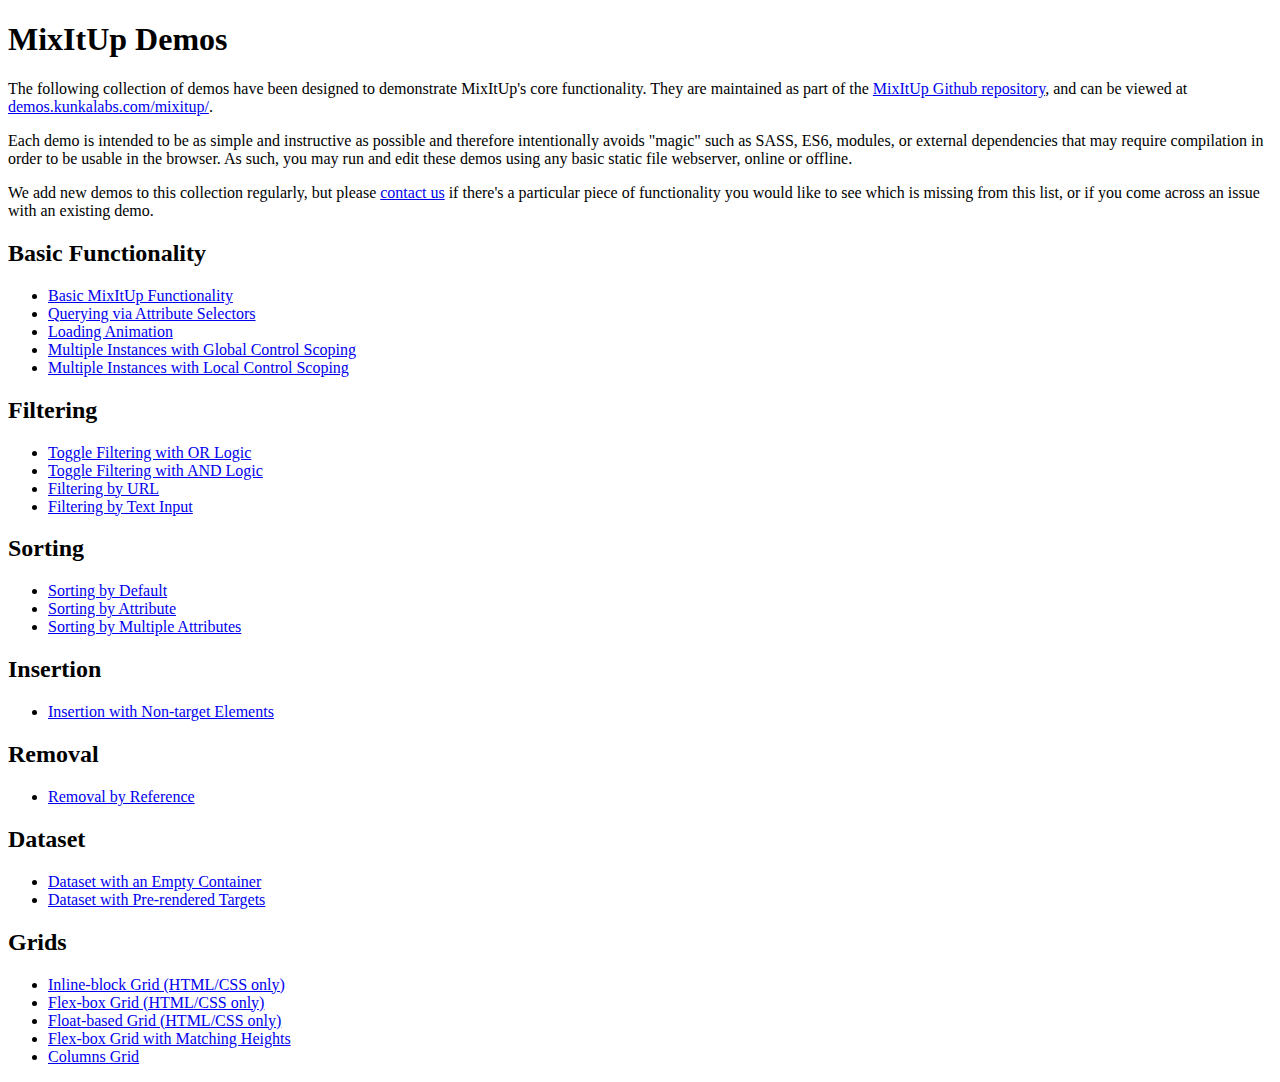
<file: plug-in/Bahan Lomba Paras ICT VI/Carting ( Rating & Filter)/mixitup-3/demos/index.html>
<!DOCTYPE html>
<html>
    <head>
        <title>MixItUp Demos</title>
    </head>
    <body>
        <h1>MixItUp Demos</h1>

        <p>The following collection of demos have been designed to demonstrate MixItUp's core functionality. They are maintained as part of the <a href="https://github.com/patrickkunka/mixitup/tree/v3/demos">MixItUp Github repository</a>, and can be viewed at <a href="http://demos.kunkalabs.com/mixitup">demos.kunkalabs.com/mixitup/</a>.</p>

        <p>Each demo is intended to be as simple and instructive as possible and therefore intentionally avoids "magic" such as SASS, ES6, modules, or external dependencies that may require compilation in order to be usable in the browser. As such, you may run and edit these demos using any basic static file webserver, online or offline.</p>

        <p>We add new demos to this collection regularly, but please <a href="https://www.kunkalabs.com/contact-us/">contact us</a> if there's a particular piece of functionality you would like to see which is missing from this list, or if you come across an issue with an existing demo.</p>

        <h2>Basic Functionality</h2>

        <ul>
            <li><a href="./basic/">Basic MixItUp Functionality</a></li>
            <li><a href="./attribute-selectors/">Querying via Attribute Selectors</a></li>
            <li><a href="./loading-animation/">Loading Animation</a></li>
            <li><a href="./multiple-instances-global-control-scoping/">Multiple Instances with Global Control Scoping</a></li>
            <li><a href="./multiple-instances-local-control-scoping/">Multiple Instances with Local Control Scoping</a></li>
        </ul>

        <h2>Filtering</h2>

        <ul>
            <li><a href="./toggle-filtering-or-logic/">Toggle Filtering with OR Logic</a></li>
            <li><a href="./toggle-filtering-and-logic/">Toggle Filtering with AND Logic</a></li>
            <li><a href="./filtering-by-url/">Filtering by URL</a></li>
            <li><a href="./filtering-by-text-input/">Filtering by Text Input</a></li>
        </ul>

        <h2>Sorting</h2>

        <ul>
            <li><a href="./sorting-by-default/">Sorting by Default</a></li>
            <li><a href="./sorting-by-attribute/">Sorting by Attribute</a></li>
            <li><a href="./sorting-by-multiple-attributes/">Sorting by Multiple Attributes</a></li>
        </ul>

        <h2>Insertion</h2>

        <ul>
            <li><a href="./insertion-non-target-elements/">Insertion with Non-target Elements</a></li>
        </ul>

        <h2>Removal</h2>

        <ul>
            <li><a href="./removal-by-reference/">Removal by Reference</a></li>
        </ul>

        <h2>Dataset</h2>

        <ul>
            <li><a href="./dataset-empty-container/">Dataset with an Empty Container</a></li>
            <li><a href="./dataset-pre-rendered-targets/">Dataset with Pre-rendered Targets</a></li>
        </ul>

        <h2>Grids</h2>

        <ul>
            <li><a href="./grid-inline-block/">Inline-block Grid (HTML/CSS only)</a></li>
            <li><a href="./grid-flex-box/">Flex-box Grid (HTML/CSS only)</a></li>
            <li><a href="./grid-floats/">Float-based Grid (HTML/CSS only)</a></li>
            <li><a href="./grid-flex-box-matching-heights/">Flex-box Grid with Matching Heights</a></li>
            <li><a href="./grid-columns/">Columns Grid</a></li>
        </ul>
    </body>
</html>
</file>
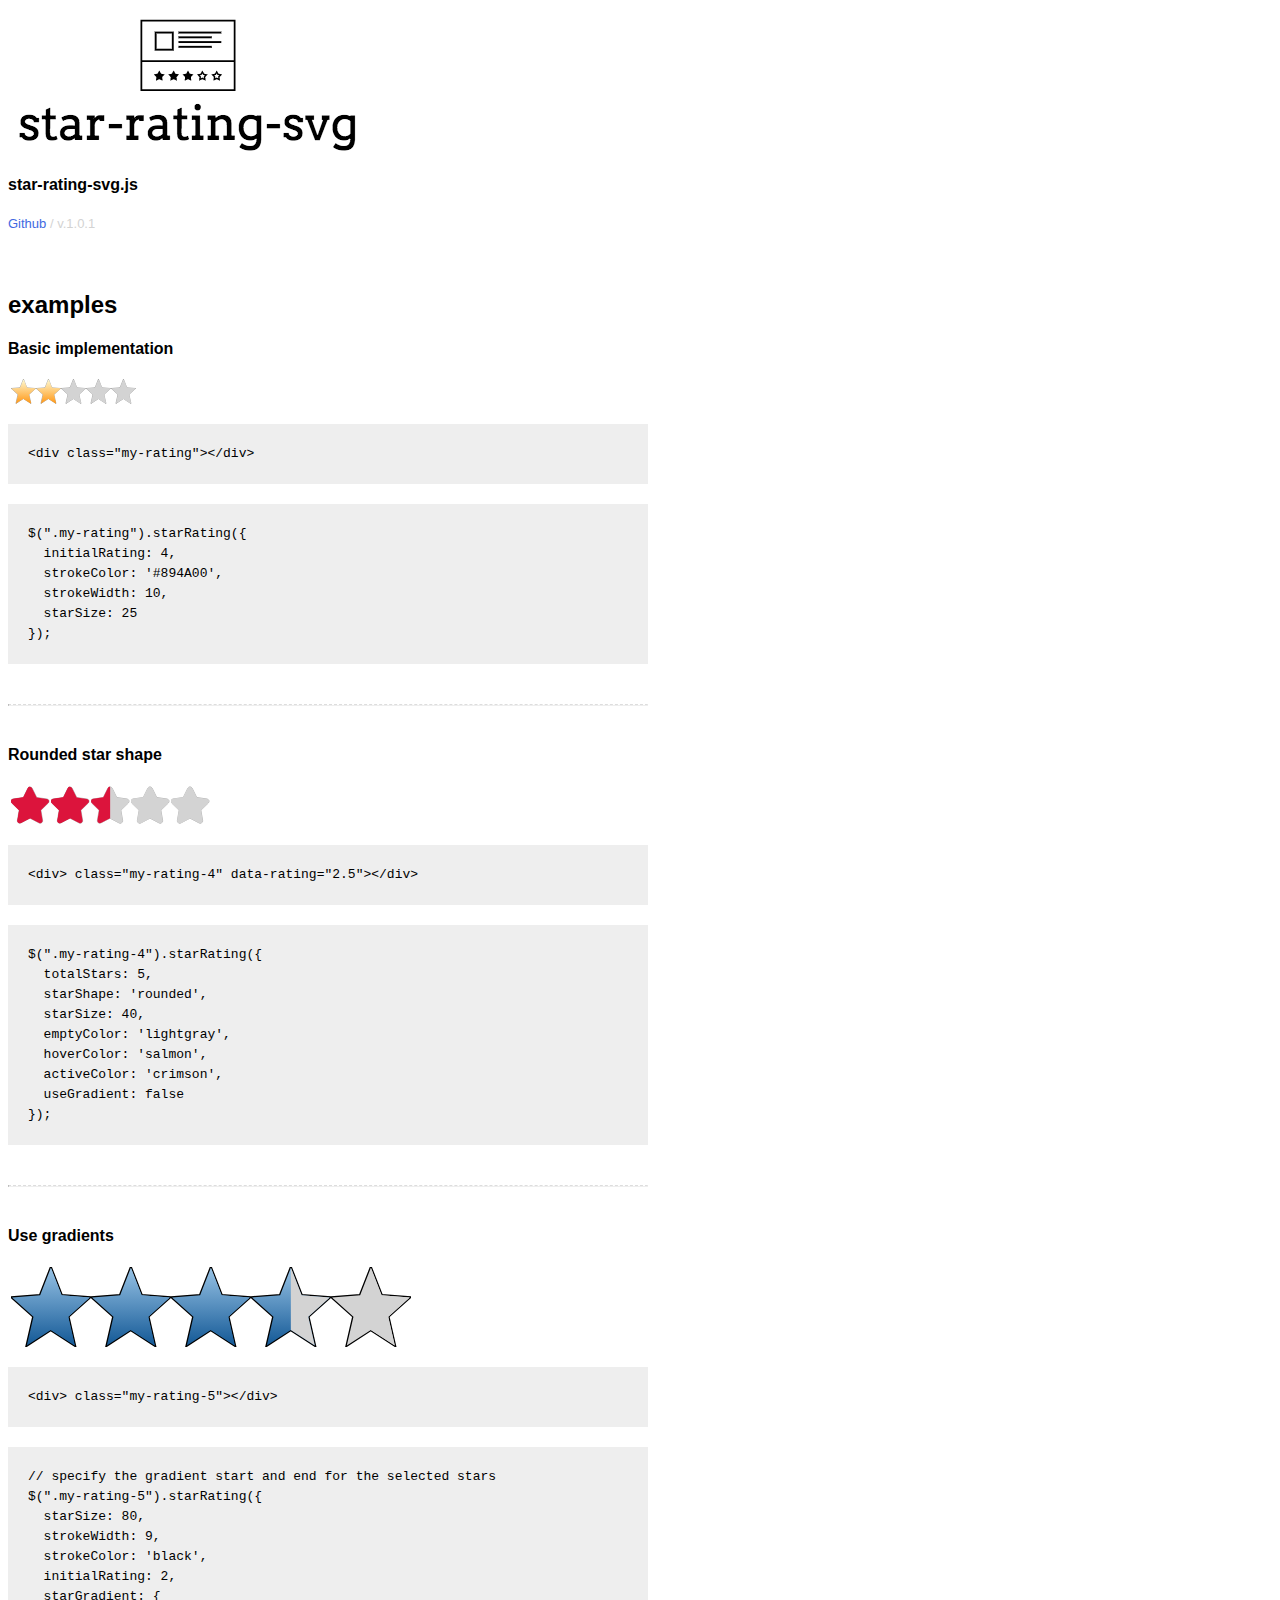
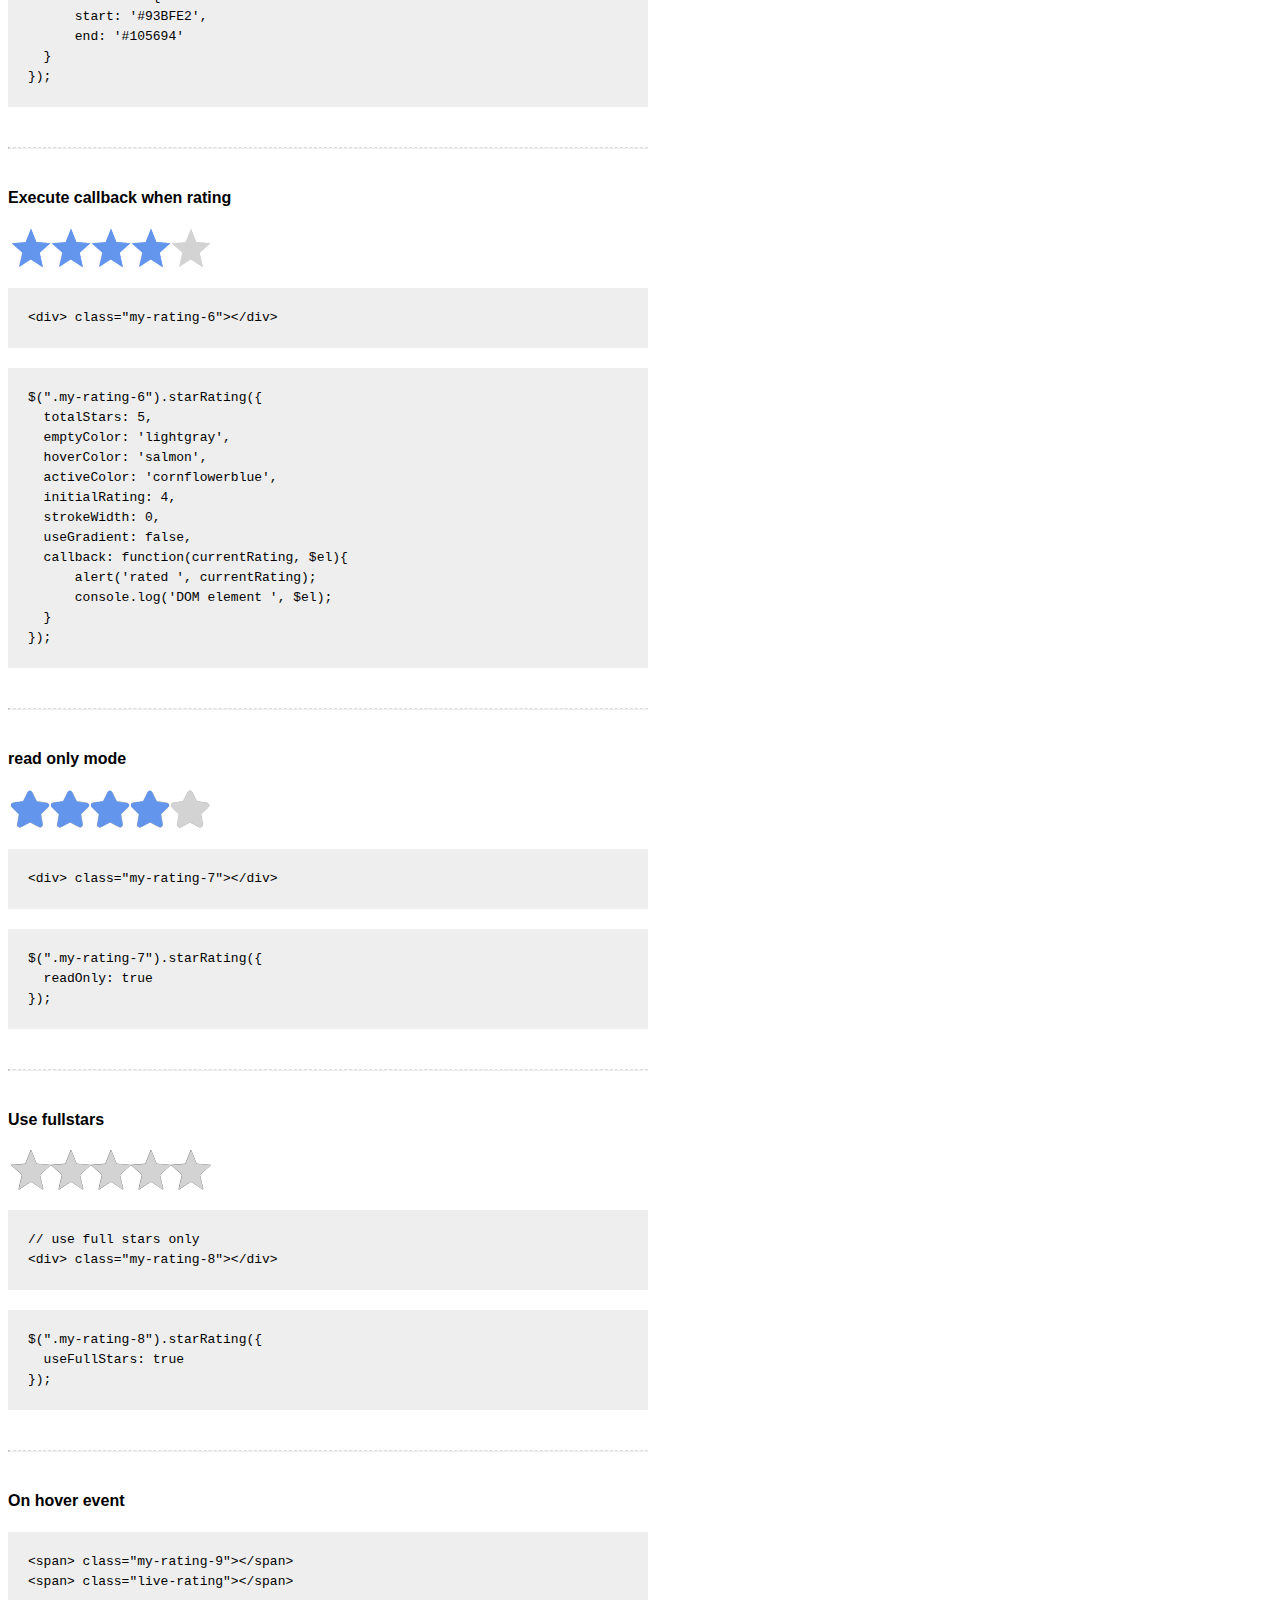
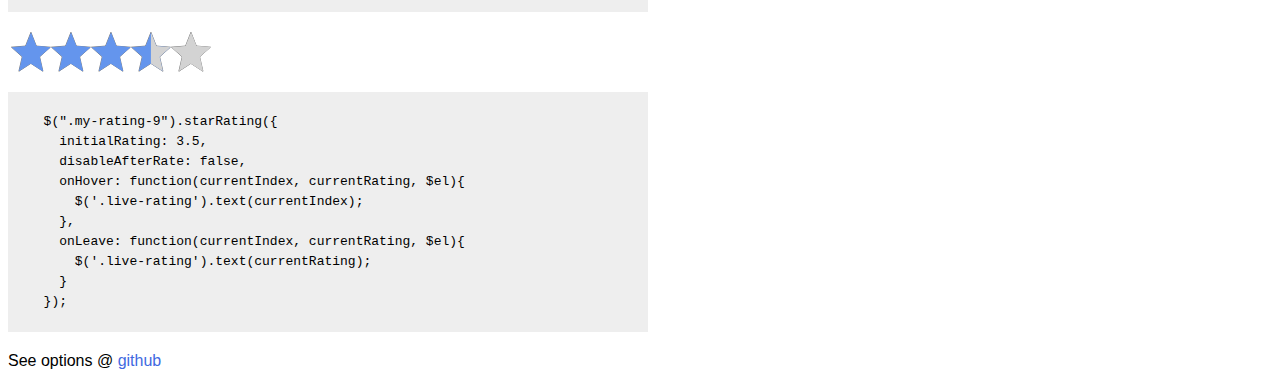
<file: plug-in/Bahan Lomba Paras ICT VI/Carting ( Rating & Filter)/star-rating-svg/demo/index.html>
<DOCTYPE html>
<html>
<head>
    <title>starRating, star rating jquery plugin</title>
    <script src="js/jquery-3.1.0.min.js"></script>
    <script src="https://google-code-prettify.googlecode.com/svn/loader/run_prettify.js"></script>
    <link rel="stylesheet" type="text/css" href="../src/css/star-rating-svg.css">
    <link rel="stylesheet" type="text/css" href="css/demo.css">

</head>
<body>

<div class="content">
<div class="logo">
	<img src="img/star-rating-svg-logo.png" alt="star-rating-svg-logo" />
</div>
<h4>star-rating-svg.js</h4>
<div class="info"><a href="https://github.com/nashio/star-rating-svg/">Github</a>&nbsp;/&nbsp;v.1.0.1
<iframe src="https://ghbtns.com/github-btn.html?user=nashio&repo=star-rating-svg&type=star&count=true&size=medium" frameborder="0" scrolling="0" width="160px" height="30px"></iframe>
</div>

<h2>examples</h2>


<!-- example with label -->
<h4>Basic implementation</h4>
<div class="my-rating jq-stars"></div>

<pre class="pre-show prettyprint">
&lt;div class="my-rating">&lt;/div&gt;
</pre>

<pre class="pre-show prettyprint">
$(".my-rating").starRating({
  initialRating: 4,
  strokeColor: '#894A00',
  strokeWidth: 10,
  starSize: 25
});
</pre>

<hr>


<h4>Rounded star shape</h4>

<!-- example grabing rating from markup -->
<div class="my-rating-4" data-rating="2.5"></div>

<pre class="pre-show prettyprint">
&lt;div&gt; class="my-rating-4" data-rating="2.5">&lt;/div&gt;
</pre>


<pre class="pre-show prettyprint">
$(".my-rating-4").starRating({
  totalStars: 5,
  starShape: 'rounded',
  starSize: 40,
  emptyColor: 'lightgray',
  hoverColor: 'salmon',
  activeColor: 'crimson',
  useGradient: false
});
</pre>

<hr>

<h4>Use gradients</h4>

<!-- example using gradient -->
<div class="my-rating-5" data-rating="3.3"></div>

<pre class="pre-show prettyprint">
&lt;div&gt; class="my-rating-5">&lt;/div&gt;
</pre>



<pre class="pre-show prettyprint">
// specify the gradient start and end for the selected stars
$(".my-rating-5").starRating({
  starSize: 80,
  strokeWidth: 9,
  strokeColor: 'black',
  initialRating: 2,
  starGradient: {
      start: '#93BFE2',
      end: '#105694'
  }
});
</pre>

<hr>

<h4>Execute callback when rating</h4>

<!-- example using callback -->
<div class="my-rating-6"></div>

<pre class="pre-show prettyprint">
&lt;div&gt; class="my-rating-6">&lt;/div&gt;
</pre>


<pre class="pre-show prettyprint">
$(".my-rating-6").starRating({
  totalStars: 5,
  emptyColor: 'lightgray',
  hoverColor: 'salmon',
  activeColor: 'cornflowerblue',
  initialRating: 4,
  strokeWidth: 0,
  useGradient: false,
  callback: function(currentRating, $el){
      alert('rated ', currentRating);
      console.log('DOM element ', $el);
  }
});
</pre>

<hr>

<h4>read only mode</h4>

<!-- example read-only -->
<div class="my-rating-7"></div>

<pre class="pre-show prettyprint">
&lt;div&gt; class="my-rating-7">&lt;/div&gt;
</pre>


<pre class="pre-show prettyprint">
$(".my-rating-7").starRating({
  readOnly: true
});
</pre>

<hr>

<!-- example fullstars -->

<h4>Use fullstars</h4>

<div class="my-rating-8"></div>

<pre class="pre-show prettyprint">
// use full stars only
&lt;div&gt; class="my-rating-8">&lt;/div&gt;
</pre>


<pre class="pre-show prettyprint">
$(".my-rating-8").starRating({
  useFullStars: true
});
</pre>

<hr>

<h4>On hover event</h4>

<pre class="pre-show prettyprint">
&lt;span&gt; class="my-rating-9">&lt;/span&gt;
&lt;span&gt; class="live-rating">&lt;/span&gt;
</pre>

<!-- example using callback -->
<span class="my-rating-9"></span>
<span class="live-rating"></span>

<pre class="pre-show prettyprint">
  $(".my-rating-9").starRating({
    initialRating: 3.5,
    disableAfterRate: false,
    onHover: function(currentIndex, currentRating, $el){
      $('.live-rating').text(currentIndex);
    },
    onLeave: function(currentIndex, currentRating, $el){
      $('.live-rating').text(currentRating);
    }
  });
</pre>


<div class="options">
    See options @ <a href="https://github.com/nashio/star-rating-svg/">github</a>
</div>


<script>
$(function() {

  // basic use comes with defaults values
  $(".my-rating").starRating({
    initialRating: 2,
    starSize: 25
  });

  $(".my-rating-2").starRating({
    totalStars: 5,
    starSize: 30,
    starShape: 'rounded',
    emptyColor: 'lightgray',
    hoverColor: 'salmon',
    activeColor: 'crimson',
    useGradient: false
  });

  // example grabing rating from markup, and custom colors
  $(".my-rating-4").starRating({
    totalStars: 5,
    starShape: 'rounded',
    starSize: 40,
    emptyColor: 'lightgray',
    hoverColor: 'salmon',
    activeColor: 'crimson',
    useGradient: false
  });

  // specify the gradient start and end for the selected stars
  $(".my-rating-5").starRating({
    starSize: 80,
    strokeWidth: 10,
    strokeColor: 'black',
    initialRating: 2,
    starGradient: {
      start: '#93BFE2',
      end: '#105694'
    },
  });

  $(".my-rating-6").starRating({
    totalStars: 5,
    emptyColor: 'lightgray',
    hoverColor: 'slategray',
    activeColor: 'cornflowerblue',
    initialRating: 4,
    strokeWidth: 0,
    useGradient: false,
    callback: function(currentRating, $el){
      alert('rated ' +  currentRating);
      console.log('DOM Element ', $el);
    }
  });

  $(".my-rating-7").starRating({
    initialRating: 4,
    readOnly: true,
    starShape: 'rounded'
  });

  $(".my-rating-8").starRating({
    useFullStars: true
  });

  $(".my-rating-9").starRating({
    initialRating: 3.5,
    disableAfterRate: false,
    onHover: function(currentIndex, currentRating, $el){
      console.log('index: ', currentIndex, 'currentRating: ', currentRating, ' DOM element ', $el);
      $('.live-rating').text(currentIndex);
    },
    onLeave: function(currentIndex, currentRating, $el){
      console.log('index: ', currentIndex, 'currentRating: ', currentRating, ' DOM element ', $el);
      $('.live-rating').text(currentRating);
    }
  });

});
</script>
<script src="../src/jquery.star-rating-svg.js"></script>
</body>
</html>
</file>
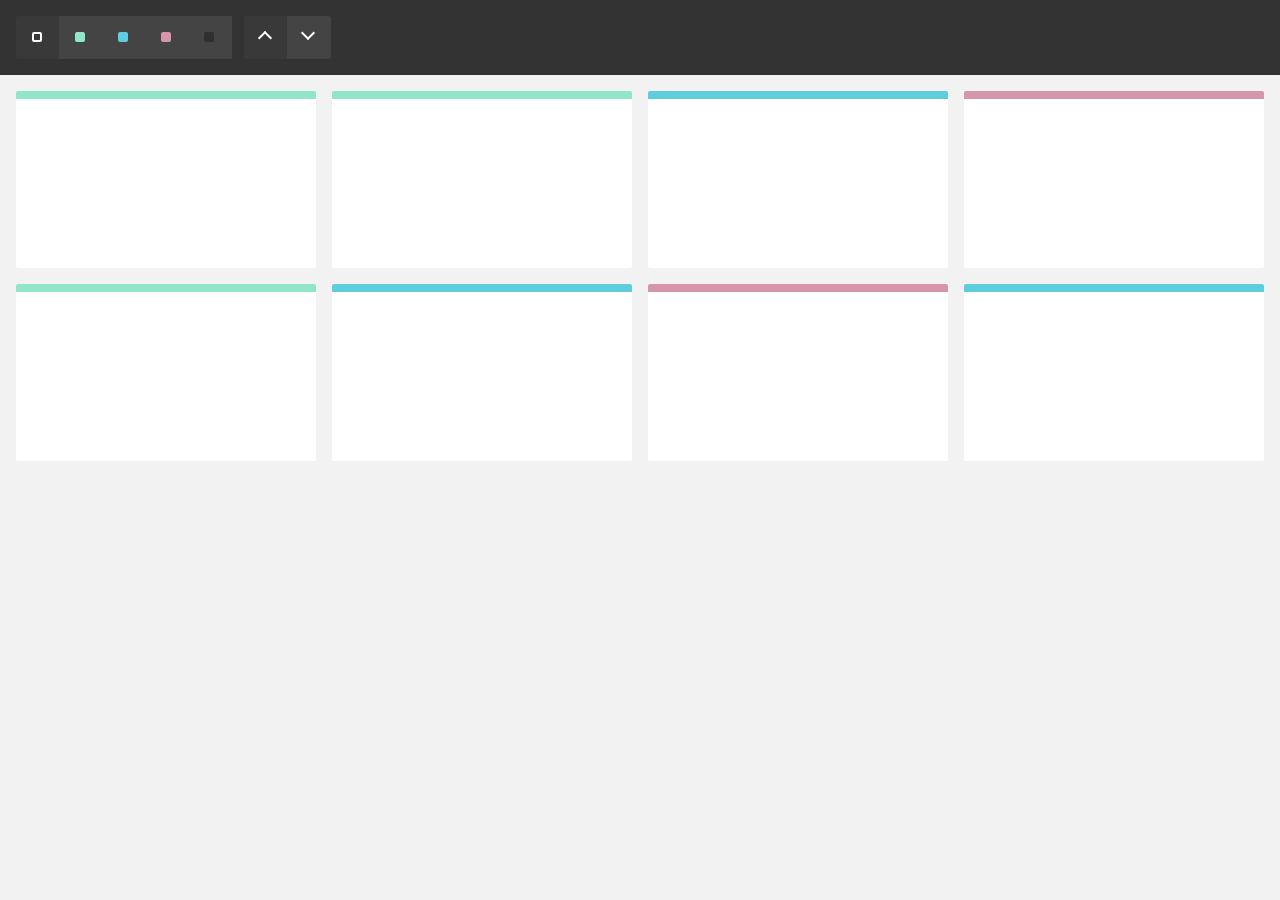
<file: plug-in/Bahan Lomba Paras ICT VI/Carting ( Rating & Filter)/mixitup-3/demos/attribute-selectors/index.html>
<!DOCTYPE html>
<html>
    <head>
        <meta name="viewport" content="width=device-width, initial-scale=1">

        <link href="../reset.css" rel="stylesheet"/>
        <link href="./style.css" rel="stylesheet"/>

        <title>MixItUp Demo - Querying via Attribute Selectors</title>
    </head>
    <body>
        <div class="controls">
            <button type="button" class="control" data-filter="all">All</button>
            <button type="button" class="control" data-filter=".green">Green</button>
            <button type="button" class="control" data-filter=".blue">Blue</button>
            <button type="button" class="control" data-filter=".pink">Pink</button>
            <button type="button" class="control" data-filter="none">None</button>

            <button type="button" class="control" data-sort="default:asc">Asc</button>
            <button type="button" class="control" data-sort="default:desc">Desc</button>
        </div>

        <div class="container" data-ref="mixitup-container">
            <div class="item green" data-ref="mixitup-target"></div>
            <div class="item green" data-ref="mixitup-target"></div>
            <div class="item blue" data-ref="mixitup-target"></div>
            <div class="item pink" data-ref="mixitup-target"></div>
            <div class="item green" data-ref="mixitup-target"></div>
            <div class="item blue" data-ref="mixitup-target"></div>
            <div class="item pink" data-ref="mixitup-target"></div>
            <div class="item blue" data-ref="mixitup-target"></div>

            <div class="gap"></div>
            <div class="gap"></div>
            <div class="gap"></div>
        </div>

        <script src="../mixitup.min.js"></script>

        <script>
            var containerEl = document.querySelector('[data-ref~="mixitup-container"]');

            var mixer = mixitup(containerEl, {
                selectors: {
                    target: '[data-ref~="mixitup-target"]'
                }
            });
        </script>
    </body>
</html>
</file>
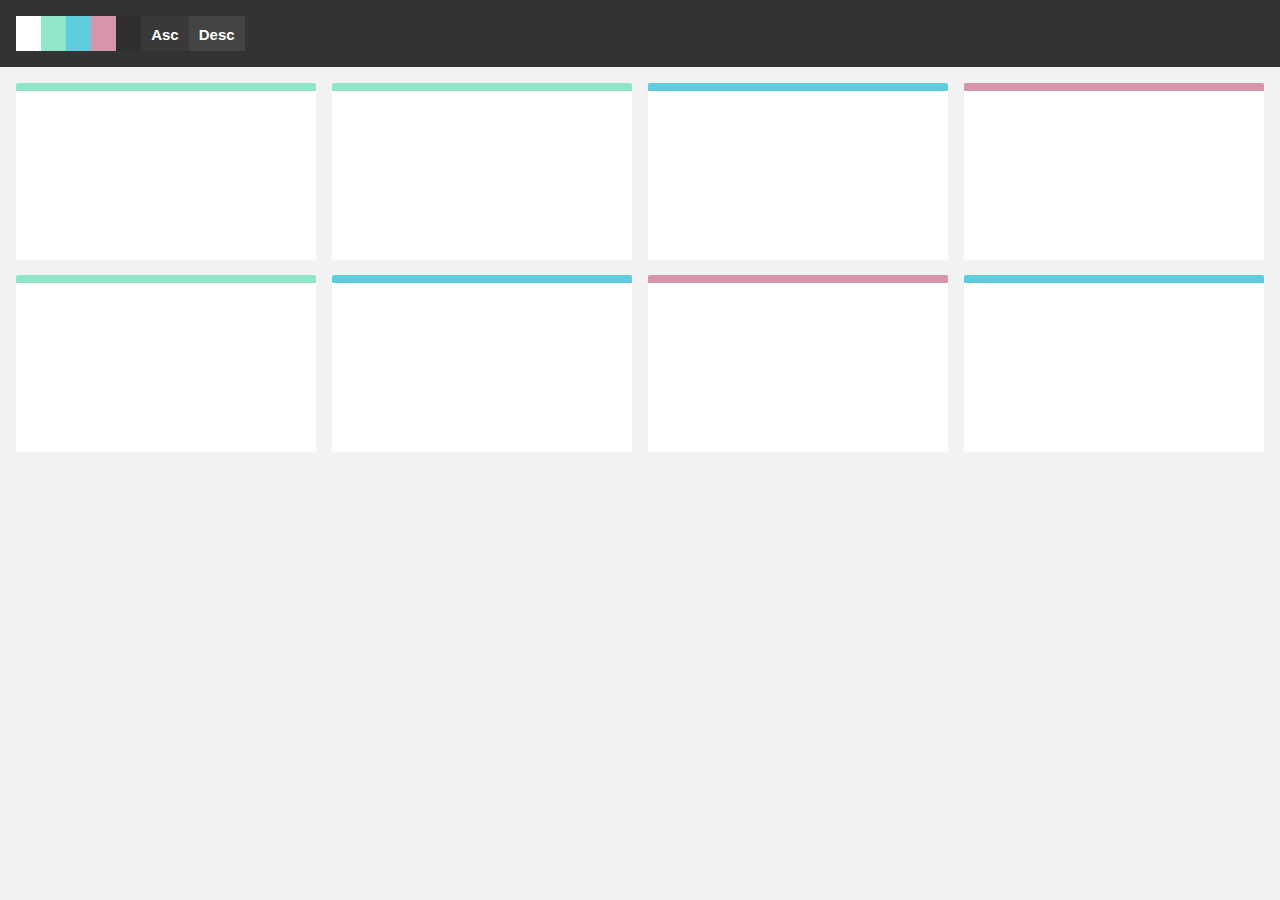
<file: plug-in/Bahan Lomba Paras ICT VI/Carting ( Rating & Filter)/mixitup-3/demos/basic-ie-8/index.html>
<!DOCTYPE html>
<html>
    <head>
        <meta name="viewport" content="width=device-width, initial-scale=1">

        <link href="../reset.css" rel="stylesheet"/>
        <link href="./style.css" rel="stylesheet"/>

        <title>MixItUp Demo - Basic (IE8 Compatible Layout)</title>
    </head>
    <body>
        <div class="controls">
            <button type="button" class="control" data-filter="all"></button>
            <button type="button" class="control" data-filter=".green"></button>
            <button type="button" class="control" data-filter=".blue"></button>
            <button type="button" class="control" data-filter=".pink"></button>
            <button type="button" class="control" data-filter="none"></button>

            <button type="button" class="control" data-sort="default:asc">Asc</button>
            <button type="button" class="control" data-sort="default:desc">Desc</button>
        </div>

        <div class="container">
            <div class="mix green"></div>
            <div class="mix green"></div>
            <div class="mix blue"></div>
            <div class="mix pink"></div>
            <div class="mix green"></div>
            <div class="mix blue"></div>
            <div class="mix pink"></div>
            <div class="mix blue"></div>

            <div class="gap"></div>
            <div class="gap"></div>
            <div class="gap"></div>
        </div>

        <script src="../mixitup.min.js"></script>

        <script>
            var containerEl = document.querySelector('.container');

            var mixer = mixitup(containerEl);
        </script>
    </body>
</html>
</file>
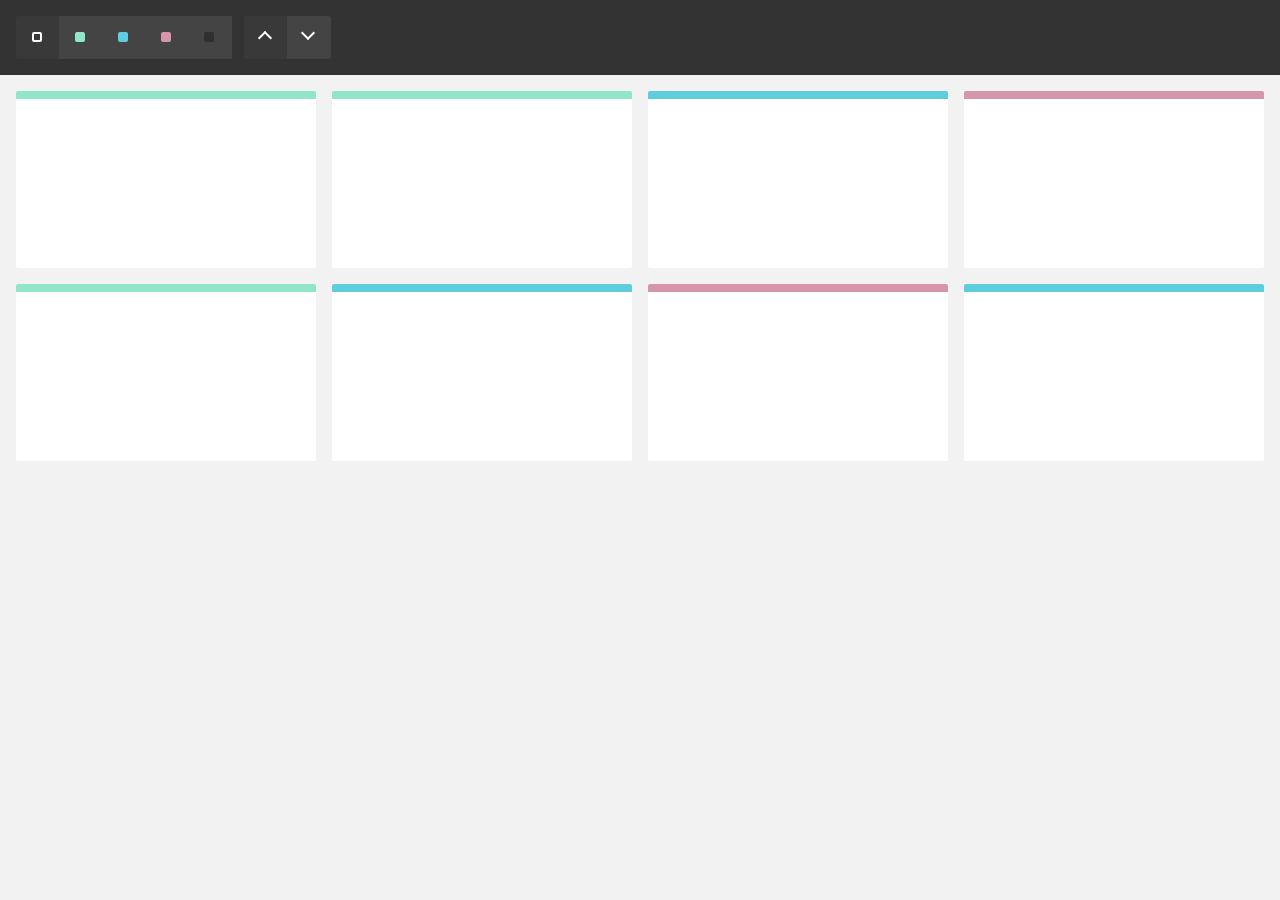
<file: plug-in/Bahan Lomba Paras ICT VI/Carting ( Rating & Filter)/mixitup-3/demos/basic/index.html>
<!DOCTYPE html>
<html>
    <head>
        <meta name="viewport" content="width=device-width, initial-scale=1">

        <link href="../reset.css" rel="stylesheet"/>
        <link href="./style.css" rel="stylesheet"/>

        <title>MixItUp Demo - Basic</title>
    </head>
    <body>
        <div class="controls">
            <button type="button" class="control" data-filter="all">All</button>
            <button type="button" class="control" data-filter=".green">Green</button>
            <button type="button" class="control" data-filter=".blue">Blue</button>
            <button type="button" class="control" data-filter=".pink">Pink</button>
            <button type="button" class="control" data-filter="none">None</button>

            <button type="button" class="control" data-sort="default:asc">Asc</button>
            <button type="button" class="control" data-sort="default:desc">Desc</button>
        </div>

        <div class="container">
            <div class="mix green"></div>
            <div class="mix green"></div>
            <div class="mix blue"></div>
            <div class="mix pink"></div>
            <div class="mix green"></div>
            <div class="mix blue"></div>
            <div class="mix pink"></div>
            <div class="mix blue"></div>

            <div class="gap"></div>
            <div class="gap"></div>
            <div class="gap"></div>
        </div>

        <script src="../mixitup.min.js"></script>

        <script>
            var containerEl = document.querySelector('.container');

            var mixer = mixitup(containerEl);
        </script>
    </body>
</html>
</file>
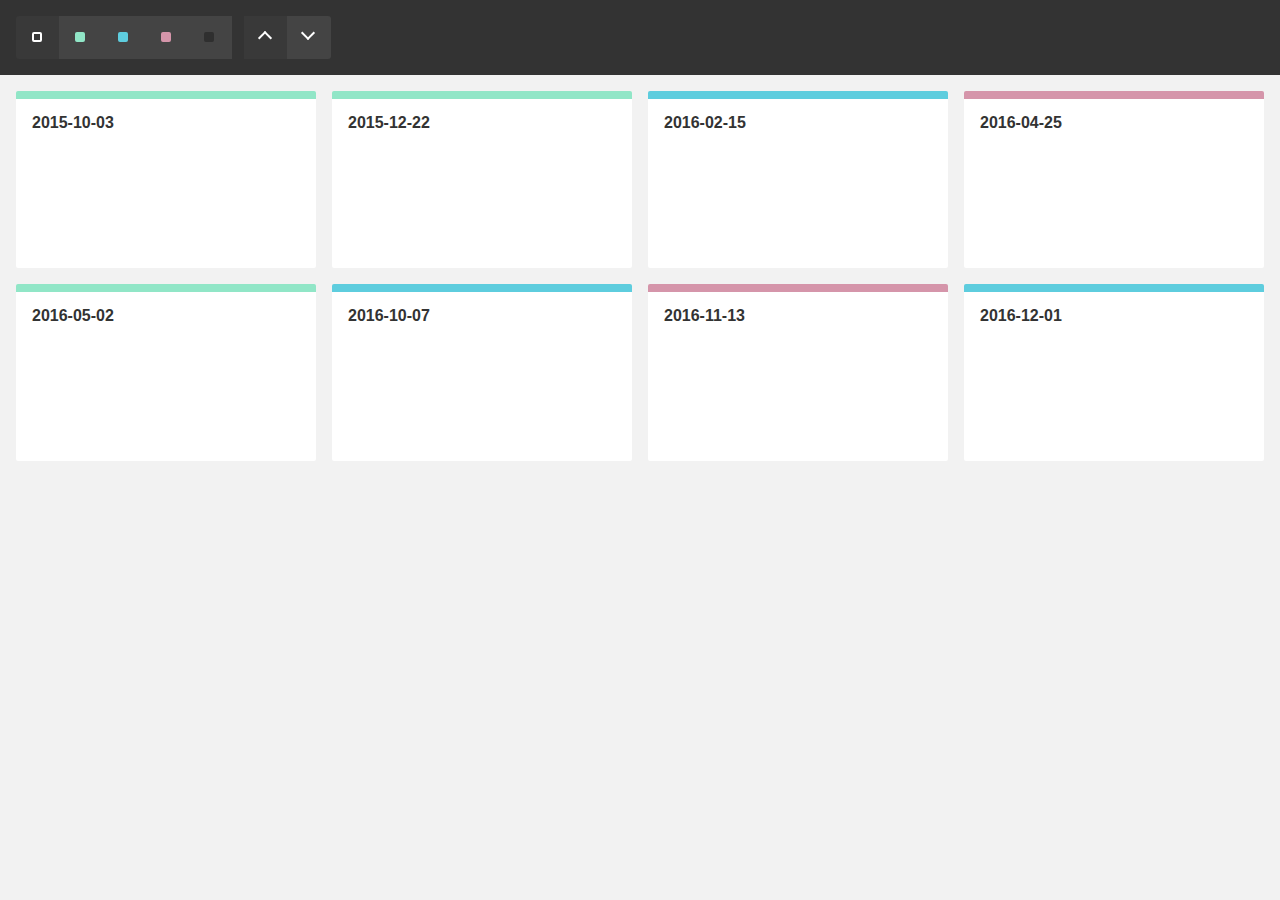
<file: plug-in/Bahan Lomba Paras ICT VI/Carting ( Rating & Filter)/mixitup-3/demos/dataset-empty-container/index.html>
<!DOCTYPE html>
<html>
    <head>
        <meta name="viewport" content="width=device-width, initial-scale=1">

        <link href="../reset.css" rel="stylesheet"/>
        <link href="./style.css" rel="stylesheet"/>

        <title>MixItUp Demo - Dataset with an Empty Container</title>
    </head>
    <body>
        <div class="controls" data-ref="controls">
            <button type="button" class="control control-filter" data-ref="filter" data-color="all">All</button>
            <button type="button" class="control control-filter" data-ref="filter" data-color="green">Green</button>
            <button type="button" class="control control-filter" data-ref="filter" data-color="blue">Blue</button>
            <button type="button" class="control control-filter" data-ref="filter" data-color="pink">Pink</button>
            <button type="button" class="control control-filter" data-ref="filter" data-color="none">None</button>

            <button type="button" class="control control-sort" data-ref="sort" data-key="publishedDate" data-order="asc">Asc</button>
            <button type="button" class="control control-sort" data-ref="sort" data-key="publishedDate" data-order="desc">Desc</button>
        </div>

        <div class="container" data-ref="container">
            <div class="gap" data-ref="first-gap"></div>
            <div class="gap"></div>
            <div class="gap"></div>
        </div>

        <script src="../mock-api.js"></script>
        <script src="../mixitup.min.js"></script>

        <script>
            // Typically, our data would live in a DB and be retrieved via a JSON API, but in
            // this demo we will create a mock dataset using an array literal:

            var items = [
                {
                    id: 1,
                    color: 'green',
                    publishedDate: '2015-10-03'
                },
                {
                    id: 2,
                    color: 'green',
                    publishedDate: '2015-12-22'
                },
                {
                    id: 3,
                    color: 'blue',
                    publishedDate: '2016-02-15'
                },
                {
                    id: 4,
                    color: 'pink',
                    publishedDate: '2016-04-25'
                },
                {
                    id: 5,
                    color: 'green',
                    publishedDate: '2016-05-02'
                },
                {
                    id: 6,
                    color: 'blue',
                    publishedDate: '2016-10-07'
                },
                {
                    id: 7,
                    color: 'pink',
                    publishedDate: '2016-11-13'
                },
                {
                    id: 8,
                    color: 'blue',
                    publishedDate: '2016-12-01'
                }
            ];

            // The `Api` class is not part of MixItUp and has been created to mock
            // the asyncronous fetching of data for this demo. To use it, we must
            // create an api instance, passing in our mock data to represent the
            // contents of a DB.

            var api = new Api(items);

            // As we'll be building and binding our own UI, we'll start with caching
            // references to any DOM elements we'll need to work with

            var controls  = document.querySelector('[data-ref="controls"]');
            var filters   = document.querySelectorAll('[data-ref="filter"]');
            var sorts     = document.querySelectorAll('[data-ref="sort"]');
            var container = document.querySelector('[data-ref="container"]');

            // "Gap" elements are used to maintain even columns in a justified grid. See our
            // "MixItUp Grid Layouts" tutorial for more information.

            var firstGap = document.querySelector('[data-ref="first-gap"]');

            // We'll need to keep track of our active current filter so
            // that we can sort within the current filter.

            var activeColor = '';

            // Instantiate and configure the mixer

            var mixer = mixitup(container, {
                selectors: {
                    target: '[data-ref="item"]' // Query targets with an attribute selector to keep our JS and styling classes seperate
                },
                layout: {
                    siblingAfter: firstGap // Ensure the first "gap" element is known to mixitup incase of insertion into an empty container
                },
                data: {
                    uidKey: 'id' // Our data model must have a unique id. In this case, its key is 'id'
                },
                render: { // We must provide a target render function incase we need to render new items not in the initial dataset (not used in this demo)
                    target: function(item) {
                        return '<div class="item ' + item.color + '" data-ref="item"><time class="published-date">' + item.publishedDate + '</time></div>';
                    }
                }
            });

            /**
             * A helper function to set an active styling class on an active button,
             * and remove it from its siblings at the same time.
             *
             * @param {HTMLElement} activeButton
             * @param {HTMLELement[]} siblings
             * @return {void}
             */

            function activateButton(activeButton, siblings) {
                var button;
                var i;

                for (i = 0; i < siblings.length; i++) {
                    button = siblings[i];

                    button.classList[button === activeButton ? 'add' : 'remove']('control-active');
                }
            }

            /**
             * A click handler to detect the type of button clicked, read off the
             * relevent attributes, call the API, and trigger a dataset operation.
             *
             * @param   {HTMLElement} button
             * @return  {void}
             */

            function handleButtonClick(button) {
                // Define default values for color, sortBy and order
                // incase they are not present in the clicked button

                var color  = activeColor;
                var sortBy = 'id';
                var order  = 'asc';

                // If button is already active, or an operation is in progress, ignore the click

                if (button.classList.contains('control-active') || mixer.isMixing()) return;

                // Else, check what type of button it is, if any

                if (button.matches('[data-ref="filter"]')) {
                    // Filter button

                    activateButton(button, filters);

                    color = activeColor = button.getAttribute('data-color');
                } else if (button.matches('[data-ref="sort"]')) {
                    // Sort button

                    activateButton(button, sorts);

                    sortBy = button.getAttribute('data-key');
                    order = button.getAttribute('data-order');
                } else {
                    // Not a button

                    return;
                }

                // Now that we have our color filter and sorting order, we can fetch some data from the API.

                api.get({
                    color: color,
                    $sort_by: sortBy,
                    $order: order
                })
                    .then(function(items) {
                        // Our api returns an array of items which we can send
                        // straight to our mixer using the .dataset() method

                        return mixer.dataset(items);
                    })
                    .then(function(state) {
                        console.log('fetched ' + state.activeDataset.length + ' items');
                    })
                    .catch(console.error.bind(console));
            }

            // We can now set up a handler to listen for "click" events on our UI buttons

            controls.addEventListener('click', function(e) {
                handleButtonClick(e.target);
            });

            // Set controls the active controls on startup to match the default filter and sort

            activateButton(controls.querySelector('[data-color="all"]'), filters);
            activateButton(controls.querySelector('[data-order="asc"]'), sorts);

            // Finally, load the full dataset into the mixer

            mixer.dataset(items)
                .then(function(state) {
                    console.log('loaded ' + state.activeDataset.length + ' items');
                });

            // NB: Always remember to destroy the instance with mixer.destroy() when your
            // component unmounts to ensure that event handlers are unbound and the
            // instance can be garbage collected.
        </script>
    </body>
</html>
</file>
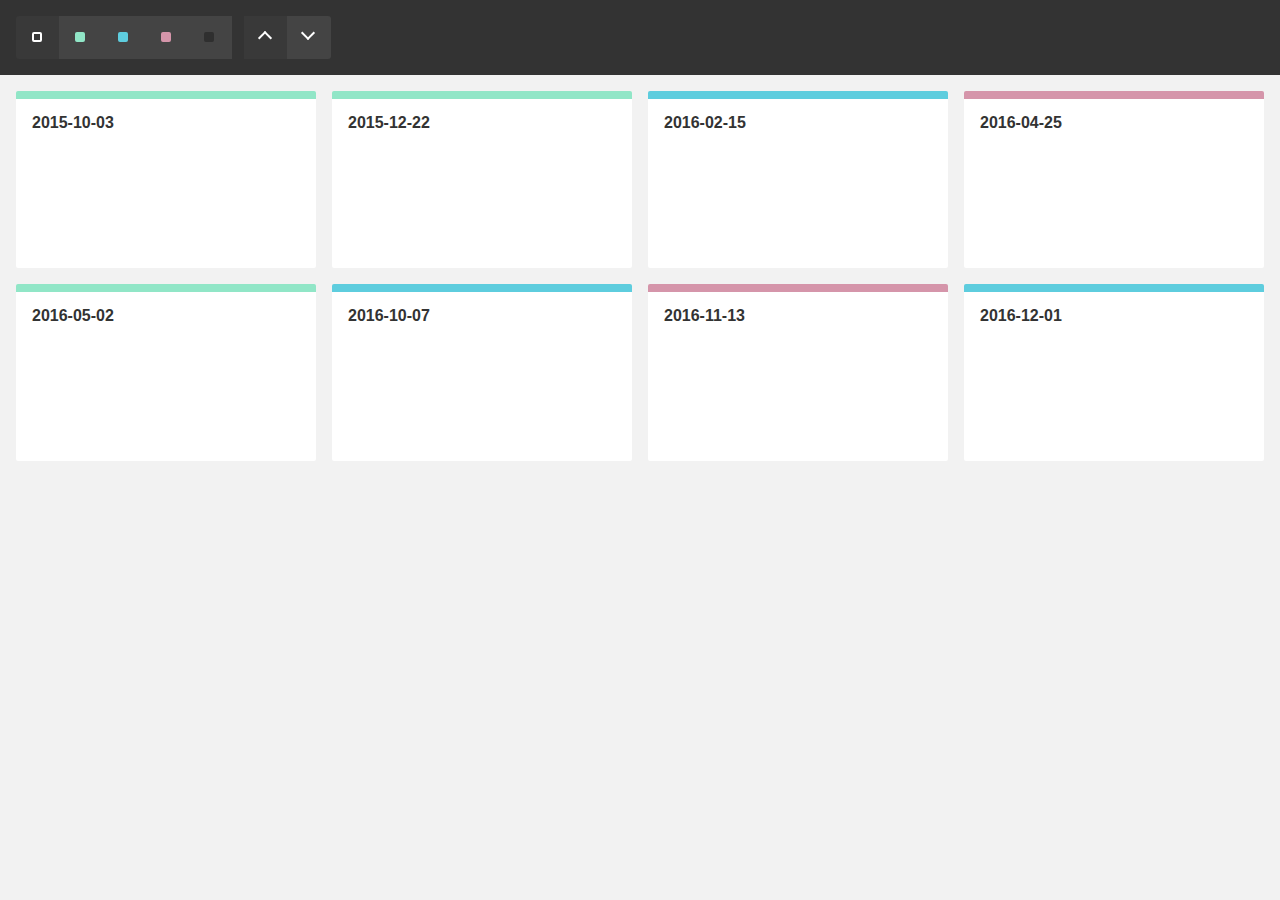
<file: plug-in/Bahan Lomba Paras ICT VI/Carting ( Rating & Filter)/mixitup-3/demos/dataset-pre-rendered-targets/index.html>
<!DOCTYPE html>
<html>
    <head>
        <meta name="viewport" content="width=device-width, initial-scale=1">

        <link href="../reset.css" rel="stylesheet"/>
        <link href="./style.css" rel="stylesheet"/>

        <title>MixItUp Demo - Dataset with Pre-rendered Targets</title>
    </head>
    <body>
        <div class="controls" data-ref="controls">
            <button type="button" class="control control-filter" data-ref="filter" data-color="all">All</button>
            <button type="button" class="control control-filter" data-ref="filter" data-color="green">Green</button>
            <button type="button" class="control control-filter" data-ref="filter" data-color="blue">Blue</button>
            <button type="button" class="control control-filter" data-ref="filter" data-color="pink">Pink</button>
            <button type="button" class="control control-filter" data-ref="filter" data-color="none">None</button>

            <button type="button" class="control control-sort" data-ref="sort" data-key="publishedDate" data-order="asc">Asc</button>
            <button type="button" class="control control-sort" data-ref="sort" data-key="publishedDate" data-order="desc">Desc</button>
        </div>

        <div class="container" data-ref="container">
            <div class="item green" data-ref="item">
                <time class="published-date">2015-10-03</time>
            </div>

            <div class="item green" data-ref="item">
                <time class="published-date">2015-12-22</time>
            </div>

            <div class="item blue" data-ref="item">
                <time class="published-date">2016-02-15</time>
            </div>

            <div class="item pink" data-ref="item">
                <time class="published-date">2016-04-25</time>
            </div>

            <div class="item green" data-ref="item">
                <time class="published-date">2016-05-02</time>
            </div>

            <div class="item blue" data-ref="item">
                <time class="published-date">2016-10-07</time>
            </div>

            <div class="item pink" data-ref="item">
                <time class="published-date">2016-11-13</time>
            </div>

            <div class="item blue" data-ref="item">
                <time class="published-date">2016-12-01</time>
            </div>

            <div class="gap" data-ref="first-gap"></div>
            <div class="gap"></div>
            <div class="gap"></div>
        </div>

        <script src="../mock-api.js"></script>
        <script src="../mixitup.min.js"></script>

        <script>
            // Typically, our data would live in a DB and be retrieved via a JSON API, but in
            // this demo we will create a mock dataset using an array literal.

            // You will notice that this data exactly matches our pre-rendered targets.

            var items = [
                {
                    id: 1,
                    color: 'green',
                    publishedDate: '2015-10-03'
                },
                {
                    id: 2,
                    color: 'green',
                    publishedDate: '2015-12-22'
                },
                {
                    id: 3,
                    color: 'blue',
                    publishedDate: '2016-02-15'
                },
                {
                    id: 4,
                    color: 'pink',
                    publishedDate: '2016-04-25'
                },
                {
                    id: 5,
                    color: 'green',
                    publishedDate: '2016-05-02'
                },
                {
                    id: 6,
                    color: 'blue',
                    publishedDate: '2016-10-07'
                },
                {
                    id: 7,
                    color: 'pink',
                    publishedDate: '2016-11-13'
                },
                {
                    id: 8,
                    color: 'blue',
                    publishedDate: '2016-12-01'
                }
            ];

            // The `Api` class is not part of MixItUp and has been created to mock
            // the asyncronous fetching of data for this demo. To use it, we must
            // create an api instance, passing in our mock data to represent the
            // contents of a DB.

            var api = new Api(items);

            // As we'll be building and binding our own UI, we'll start with caching
            // references to any DOM elements we'll need to work with

            var controls  = document.querySelector('[data-ref="controls"]');
            var filters   = document.querySelectorAll('[data-ref="filter"]');
            var sorts     = document.querySelectorAll('[data-ref="sort"]');
            var container = document.querySelector('[data-ref="container"]');

            // "Gap" elements are used to maintain even columns in a justified grid. See our
            // "MixItUp Grid Layouts" tutorial for more information.

            var firstGap = document.querySelector('[data-ref="first-gap"]');

            // We'll need to keep track of our active current filter so
            // that we can sort within the current filter.

            var activeColor = '';

            // Instantiate and configure the mixer

            var mixer = mixitup(container, {
                selectors: {
                    target: '[data-ref="item"]' // Query targets with an attribute selector to keep our JS and styling classes seperate
                },
                layout: {
                    siblingAfter: firstGap // Ensure the first "gap" element is known to mixitup incase of insertion into an empty container
                },
                load: {
                    dataset: items // As we have pre-rendered targets, we must "prime" MixItUp with their underlying data
                },
                data: {
                    uidKey: 'id' // Our data model must have a unique id. In this case, its key is 'id'
                },
                render: { // We must provide a target render function incase we need to render new items not in the initial dataset (not used in this demo)
                    target: function(item) {
                        return '<div class="item ' + item.color + '" data-ref="item"><time class="published-date">' + item.publishedDate + '</time></div>';
                    }
                }
            });

            /**
             * A helper function to set an active styling class on an active button,
             * and remove it from its siblings at the same time.
             *
             * @param {HTMLElement} activeButton
             * @param {HTMLELement[]} siblings
             * @return {void}
             */

            function activateButton(activeButton, siblings) {
                var button;
                var i;

                for (i = 0; i < siblings.length; i++) {
                    button = siblings[i];

                    button.classList[button === activeButton ? 'add' : 'remove']('control-active');
                }
            }

            /**
             * A click handler to detect the type of button clicked, read off the
             * relevent attributes, call the API, and trigger a dataset operation.
             *
             * @param   {HTMLElement} button
             * @return  {void}
             */

            function handleButtonClick(button) {
                // Define default values for color, sortBy and order
                // incase they are not present in the clicked button

                var color  = activeColor;
                var sortBy = 'id';
                var order  = 'asc';

                // If button is already active, or an operation is in progress, ignore the click

                if (button.classList.contains('control-active') || mixer.isMixing()) return;

                // Else, check what type of button it is, if any

                if (button.matches('[data-ref="filter"]')) {
                    // Filter button

                    activateButton(button, filters);

                    color = activeColor = button.getAttribute('data-color');
                } else if (button.matches('[data-ref="sort"]')) {
                    // Sort button

                    activateButton(button, sorts);

                    sortBy = button.getAttribute('data-key');
                    order = button.getAttribute('data-order');
                } else {
                    // Not a button

                    return;
                }

                // Now that we have our color filter and sorting order, we can fetch some data from the API.

                api.get({
                    color: color,
                    $sort_by: sortBy,
                    $order: order
                })
                    .then(function(items) {
                        // Our api returns an array of items which we can send
                        // straight to our mixer using the .dataset() method

                        return mixer.dataset(items);
                    })
                    .then(function(state) {
                        console.log('fetched ' + state.activeDataset.length + ' items');
                    })
                    .catch(console.error.bind(console));
            }

            // We can now set up a handler to listen for "click" events on our UI buttons

            controls.addEventListener('click', function(e) {
                handleButtonClick(e.target);
            });

            // Set controls the active controls on startup to match the default filter and sort

            activateButton(controls.querySelector('[data-color="all"]'), filters);
            activateButton(controls.querySelector('[data-order="asc"]'), sorts);

            // NB: Always remember to destroy the instance with mixer.destroy() when your
            // component unmounts to ensure that event handlers are unbound and the
            // instance can be garbage collected.
        </script>
    </body>
</html>
</file>
<file: plug-in/typed.js-master/typed.js-master/docs/assets/bass.css>
/*! Basscss | http://basscss.com | MIT License */

.h1{ font-size: 2rem }
.h2{ font-size: 1.5rem }
.h3{ font-size: 1.25rem }
.h4{ font-size: 1rem }
.h5{ font-size: .875rem }
.h6{ font-size: .75rem }

.font-family-inherit{ font-family:inherit }
.font-size-inherit{ font-size:inherit }
.text-decoration-none{ text-decoration:none }

.bold{ font-weight: bold; font-weight: bold }
.regular{ font-weight:normal }
.italic{ font-style:italic }
.caps{ text-transform:uppercase; letter-spacing: .2em; }

.left-align{ text-align:left }
.center{ text-align:center }
.right-align{ text-align:right }
.justify{ text-align:justify }

.nowrap{ white-space:nowrap }
.break-word{ word-wrap:break-word }

.line-height-1{ line-height: 1 }
.line-height-2{ line-height: 1.125 }
.line-height-3{ line-height: 1.25 }
.line-height-4{ line-height: 1.5 }

.list-style-none{ list-style:none }
.underline{ text-decoration:underline }

.truncate{
  max-width:100%;
  overflow:hidden;
  text-overflow:ellipsis;
  white-space:nowrap;
}

.list-reset{
  list-style:none;
  padding-left:0;
}

.inline{ display:inline }
.block{ display:block }
.inline-block{ display:inline-block }
.table{ display:table }
.table-cell{ display:table-cell }

.overflow-hidden{ overflow:hidden }
.overflow-scroll{ overflow:scroll }
.overflow-auto{ overflow:auto }

.clearfix:before,
.clearfix:after{
  content:" ";
  display:table
}
.clearfix:after{ clear:both }

.left{ float:left }
.right{ float:right }

.fit{ max-width:100% }

.max-width-1{ max-width: 24rem }
.max-width-2{ max-width: 32rem }
.max-width-3{ max-width: 48rem }
.max-width-4{ max-width: 64rem }

.border-box{ box-sizing:border-box }

.align-baseline{ vertical-align:baseline }
.align-top{ vertical-align:top }
.align-middle{ vertical-align:middle }
.align-bottom{ vertical-align:bottom }

.m0{ margin:0 }
.mt0{ margin-top:0 }
.mr0{ margin-right:0 }
.mb0{ margin-bottom:0 }
.ml0{ margin-left:0 }
.mx0{ margin-left:0; margin-right:0 }
.my0{ margin-top:0; margin-bottom:0 }

.m1{ margin: .5rem }
.mt1{ margin-top: .5rem }
.mr1{ margin-right: .5rem }
.mb1{ margin-bottom: .5rem }
.ml1{ margin-left: .5rem }
.mx1{ margin-left: .5rem; margin-right: .5rem }
.my1{ margin-top: .5rem; margin-bottom: .5rem }

.m2{ margin: 1rem }
.mt2{ margin-top: 1rem }
.mr2{ margin-right: 1rem }
.mb2{ margin-bottom: 1rem }
.ml2{ margin-left: 1rem }
.mx2{ margin-left: 1rem; margin-right: 1rem }
.my2{ margin-top: 1rem; margin-bottom: 1rem }

.m3{ margin: 2rem }
.mt3{ margin-top: 2rem }
.mr3{ margin-right: 2rem }
.mb3{ margin-bottom: 2rem }
.ml3{ margin-left: 2rem }
.mx3{ margin-left: 2rem; margin-right: 2rem }
.my3{ margin-top: 2rem; margin-bottom: 2rem }

.m4{ margin: 4rem }
.mt4{ margin-top: 4rem }
.mr4{ margin-right: 4rem }
.mb4{ margin-bottom: 4rem }
.ml4{ margin-left: 4rem }
.mx4{ margin-left: 4rem; margin-right: 4rem }
.my4{ margin-top: 4rem; margin-bottom: 4rem }

.mxn1{ margin-left: -.5rem; margin-right: -.5rem; }
.mxn2{ margin-left: -1rem; margin-right: -1rem; }
.mxn3{ margin-left: -2rem; margin-right: -2rem; }
.mxn4{ margin-left: -4rem; margin-right: -4rem; }

.ml-auto{ margin-left:auto }
.mr-auto{ margin-right:auto }
.mx-auto{ margin-left:auto; margin-right:auto; }

.p0{ padding:0 }
.pt0{ padding-top:0 }
.pr0{ padding-right:0 }
.pb0{ padding-bottom:0 }
.pl0{ padding-left:0 }
.px0{ padding-left:0; padding-right:0 }
.py0{ padding-top:0;  padding-bottom:0 }

.p1{ padding: .5rem }
.pt1{ padding-top: .5rem }
.pr1{ padding-right: .5rem }
.pb1{ padding-bottom: .5rem }
.pl1{ padding-left: .5rem }
.py1{ padding-top: .5rem; padding-bottom: .5rem }
.px1{ padding-left: .5rem; padding-right: .5rem }

.p2{ padding: 1rem }
.pt2{ padding-top: 1rem }
.pr2{ padding-right: 1rem }
.pb2{ padding-bottom: 1rem }
.pl2{ padding-left: 1rem }
.py2{ padding-top: 1rem; padding-bottom: 1rem }
.px2{ padding-left: 1rem; padding-right: 1rem }

.p3{ padding: 2rem }
.pt3{ padding-top: 2rem }
.pr3{ padding-right: 2rem }
.pb3{ padding-bottom: 2rem }
.pl3{ padding-left: 2rem }
.py3{ padding-top: 2rem; padding-bottom: 2rem }
.px3{ padding-left: 2rem; padding-right: 2rem }

.p4{ padding: 4rem }
.pt4{ padding-top: 4rem }
.pr4{ padding-right: 4rem }
.pb4{ padding-bottom: 4rem }
.pl4{ padding-left: 4rem }
.py4{ padding-top: 4rem; padding-bottom: 4rem }
.px4{ padding-left: 4rem; padding-right: 4rem }

.col{
  float:left;
  box-sizing:border-box;
}

.col-right{
  float:right;
  box-sizing:border-box;
}

.col-1{
  width:8.33333%;
}

.col-2{
  width:16.66667%;
}

.col-3{
  width:25%;
}

.col-4{
  width:33.33333%;
}

.col-5{
  width:41.66667%;
}

.col-6{
  width:50%;
}

.col-7{
  width:58.33333%;
}

.col-8{
  width:66.66667%;
}

.col-9{
  width:75%;
}

.col-10{
  width:83.33333%;
}

.col-11{
  width:91.66667%;
}

.col-12{
  width:100%;
}
@media (min-width: 40em){

  .sm-col{
    float:left;
    box-sizing:border-box;
  }

  .sm-col-right{
    float:right;
    box-sizing:border-box;
  }

  .sm-col-1{
    width:8.33333%;
  }

  .sm-col-2{
    width:16.66667%;
  }

  .sm-col-3{
    width:25%;
  }

  .sm-col-4{
    width:33.33333%;
  }

  .sm-col-5{
    width:41.66667%;
  }

  .sm-col-6{
    width:50%;
  }

  .sm-col-7{
    width:58.33333%;
  }

  .sm-col-8{
    width:66.66667%;
  }

  .sm-col-9{
    width:75%;
  }

  .sm-col-10{
    width:83.33333%;
  }

  .sm-col-11{
    width:91.66667%;
  }

  .sm-col-12{
    width:100%;
  }

}
@media (min-width: 52em){

  .md-col{
    float:left;
    box-sizing:border-box;
  }

  .md-col-right{
    float:right;
    box-sizing:border-box;
  }

  .md-col-1{
    width:8.33333%;
  }

  .md-col-2{
    width:16.66667%;
  }

  .md-col-3{
    width:25%;
  }

  .md-col-4{
    width:33.33333%;
  }

  .md-col-5{
    width:41.66667%;
  }

  .md-col-6{
    width:50%;
  }

  .md-col-7{
    width:58.33333%;
  }

  .md-col-8{
    width:66.66667%;
  }

  .md-col-9{
    width:75%;
  }

  .md-col-10{
    width:83.33333%;
  }

  .md-col-11{
    width:91.66667%;
  }

  .md-col-12{
    width:100%;
  }

}
@media (min-width: 64em){

  .lg-col{
    float:left;
    box-sizing:border-box;
  }

  .lg-col-right{
    float:right;
    box-sizing:border-box;
  }

  .lg-col-1{
    width:8.33333%;
  }

  .lg-col-2{
    width:16.66667%;
  }

  .lg-col-3{
    width:25%;
  }

  .lg-col-4{
    width:33.33333%;
  }

  .lg-col-5{
    width:41.66667%;
  }

  .lg-col-6{
    width:50%;
  }

  .lg-col-7{
    width:58.33333%;
  }

  .lg-col-8{
    width:66.66667%;
  }

  .lg-col-9{
    width:75%;
  }

  .lg-col-10{
    width:83.33333%;
  }

  .lg-col-11{
    width:91.66667%;
  }

  .lg-col-12{
    width:100%;
  }

}
.flex{ display:-webkit-box; display:-webkit-flex; display:-ms-flexbox; display:flex }

@media (min-width: 40em){
  .sm-flex{ display:-webkit-box; display:-webkit-flex; display:-ms-flexbox; display:flex }
}

@media (min-width: 52em){
  .md-flex{ display:-webkit-box; display:-webkit-flex; display:-ms-flexbox; display:flex }
}

@media (min-width: 64em){
  .lg-flex{ display:-webkit-box; display:-webkit-flex; display:-ms-flexbox; display:flex }
}

.flex-column{ -webkit-box-orient:vertical; -webkit-box-direction:normal; -webkit-flex-direction:column; -ms-flex-direction:column; flex-direction:column }
.flex-wrap{ -webkit-flex-wrap:wrap; -ms-flex-wrap:wrap; flex-wrap:wrap }

.items-start{ -webkit-box-align:start; -webkit-align-items:flex-start; -ms-flex-align:start; -ms-grid-row-align:flex-start; align-items:flex-start }
.items-end{ -webkit-box-align:end; -webkit-align-items:flex-end; -ms-flex-align:end; -ms-grid-row-align:flex-end; align-items:flex-end }
.items-center{ -webkit-box-align:center; -webkit-align-items:center; -ms-flex-align:center; -ms-grid-row-align:center; align-items:center }
.items-baseline{ -webkit-box-align:baseline; -webkit-align-items:baseline; -ms-flex-align:baseline; -ms-grid-row-align:baseline; align-items:baseline }
.items-stretch{ -webkit-box-align:stretch; -webkit-align-items:stretch; -ms-flex-align:stretch; -ms-grid-row-align:stretch; align-items:stretch }

.self-start{ -webkit-align-self:flex-start; -ms-flex-item-align:start; align-self:flex-start }
.self-end{ -webkit-align-self:flex-end; -ms-flex-item-align:end; align-self:flex-end }
.self-center{ -webkit-align-self:center; -ms-flex-item-align:center; align-self:center }
.self-baseline{ -webkit-align-self:baseline; -ms-flex-item-align:baseline; align-self:baseline }
.self-stretch{ -webkit-align-self:stretch; -ms-flex-item-align:stretch; align-self:stretch }

.justify-start{ -webkit-box-pack:start; -webkit-justify-content:flex-start; -ms-flex-pack:start; justify-content:flex-start }
.justify-end{ -webkit-box-pack:end; -webkit-justify-content:flex-end; -ms-flex-pack:end; justify-content:flex-end }
.justify-center{ -webkit-box-pack:center; -webkit-justify-content:center; -ms-flex-pack:center; justify-content:center }
.justify-between{ -webkit-box-pack:justify; -webkit-justify-content:space-between; -ms-flex-pack:justify; justify-content:space-between }
.justify-around{ -webkit-justify-content:space-around; -ms-flex-pack:distribute; justify-content:space-around }

.content-start{ -webkit-align-content:flex-start; -ms-flex-line-pack:start; align-content:flex-start }
.content-end{ -webkit-align-content:flex-end; -ms-flex-line-pack:end; align-content:flex-end }
.content-center{ -webkit-align-content:center; -ms-flex-line-pack:center; align-content:center }
.content-between{ -webkit-align-content:space-between; -ms-flex-line-pack:justify; align-content:space-between }
.content-around{ -webkit-align-content:space-around; -ms-flex-line-pack:distribute; align-content:space-around }
.content-stretch{ -webkit-align-content:stretch; -ms-flex-line-pack:stretch; align-content:stretch }
.flex-auto{
  -webkit-box-flex:1;
  -webkit-flex:1 1 auto;
      -ms-flex:1 1 auto;
          flex:1 1 auto;
  min-width:0;
  min-height:0;
}
.flex-none{ -webkit-box-flex:0; -webkit-flex:none; -ms-flex:none; flex:none }

.order-0{ -webkit-box-ordinal-group:1; -webkit-order:0; -ms-flex-order:0; order:0 }
.order-1{ -webkit-box-ordinal-group:2; -webkit-order:1; -ms-flex-order:1; order:1 }
.order-2{ -webkit-box-ordinal-group:3; -webkit-order:2; -ms-flex-order:2; order:2 }
.order-3{ -webkit-box-ordinal-group:4; -webkit-order:3; -ms-flex-order:3; order:3 }
.order-last{ -webkit-box-ordinal-group:100000; -webkit-order:99999; -ms-flex-order:99999; order:99999 }

.relative{ position:relative }
.absolute{ position:absolute }
.fixed{ position:fixed }

.top-0{ top:0 }
.right-0{ right:0 }
.bottom-0{ bottom:0 }
.left-0{ left:0 }

.z1{ z-index: 1 }
.z2{ z-index: 2 }
.z3{ z-index: 3 }
.z4{ z-index: 4 }

.border{
  border-style:solid;
  border-width: 1px;
}

.border-top{
  border-top-style:solid;
  border-top-width: 1px;
}

.border-right{
  border-right-style:solid;
  border-right-width: 1px;
}

.border-bottom{
  border-bottom-style:solid;
  border-bottom-width: 1px;
}

.border-left{
  border-left-style:solid;
  border-left-width: 1px;
}

.border-none{ border:0 }

.rounded{ border-radius: 3px }
.circle{ border-radius:50% }

.rounded-top{ border-radius: 3px 3px 0 0 }
.rounded-right{ border-radius: 0 3px 3px 0 }
.rounded-bottom{ border-radius: 0 0 3px 3px }
.rounded-left{ border-radius: 3px 0 0 3px }

.not-rounded{ border-radius:0 }

.hide{
  position:absolute !important;
  height:1px;
  width:1px;
  overflow:hidden;
  clip:rect(1px, 1px, 1px, 1px);
}

@media (max-width: 40em){
  .xs-hide{ display:none !important }
}

@media (min-width: 40em) and (max-width: 52em){
  .sm-hide{ display:none !important }
}

@media (min-width: 52em) and (max-width: 64em){
  .md-hide{ display:none !important }
}

@media (min-width: 64em){
  .lg-hide{ display:none !important }
}

.display-none{ display:none !important }
</file>
<file: plug-in/typed.js-master/typed.js-master/docs/assets/style.css>
.documentation {
  font-family: Helvetica, sans-serif;
  color: #666;
  line-height: 1.5;
  background: #f5f5f5;
}

.black {
  color: #666;
}

.bg-white {
  background-color: #fff;
}

h4 {
  margin: 20px 0 10px 0;
}

.documentation h3 {
  color: #000;
}

.border-bottom {
  border-color: #ddd;
}

a {
  color: #1184CE;
  text-decoration: none;
}

.documentation a[href]:hover {
  text-decoration: underline;
}

a:hover {
  cursor: pointer;
}

.py1-ul li {
  padding: 5px 0;
}

.max-height-100 {
  max-height: 100%;
}

section:target h3 {
  font-weight:700;
}

.documentation td,
.documentation th {
    padding: .25rem .25rem;
}

h1:hover .anchorjs-link,
h2:hover .anchorjs-link,
h3:hover .anchorjs-link,
h4:hover .anchorjs-link {
  opacity: 1;
}

.fix-3 {
  width: 25%;
  max-width: 244px;
}

.fix-3 {
  width: 25%;
  max-width: 244px;
}

@media (min-width: 52em) {
  .fix-margin-3 {
    margin-left: 25%;
  }
}

.pre, pre, code, .code {
  font-family: Source Code Pro,Menlo,Consolas,Liberation Mono,monospace;
  font-size: 14px;
}

.fill-light {
  background: #F9F9F9;
}

.width2 {
  width: 1rem;
}

.input {
  font-family: inherit;
  display: block;
  width: 100%;
  height: 2rem;
  padding: .5rem;
  margin-bottom: 1rem;
  border: 1px solid #ccc;
  font-size: .875rem;
  border-radius: 3px;
  box-sizing: border-box;
}

table {
  border-collapse: collapse;
}

.prose table th,
.prose table td {
  text-align: left;
  padding:8px;
  border:1px solid #ddd;
}

.prose table th:nth-child(1) { border-right: none; }
.prose table th:nth-child(2) { border-left: none; }

.prose table {
  border:1px solid #ddd;
}

.prose-big {
  font-size: 18px;
  line-height: 30px;
}

.quiet {
  opacity: 0.7;
}

.minishadow {
  box-shadow: 2px 2px 10px #f3f3f3;
}
</file>
<file: plug-in/typed.js-master/typed.js-master/docs/assets/github.css>
/*

github.com style (c) Vasily Polovnyov <vast@whiteants.net>

*/

.hljs {
  display: block;
  overflow-x: auto;
  padding: 0.5em;
  color: #333;
  background: #f8f8f8;
  -webkit-text-size-adjust: none;
}

.hljs-comment,
.diff .hljs-header,
.hljs-javadoc {
  color: #998;
  font-style: italic;
}

.hljs-keyword,
.css .rule .hljs-keyword,
.hljs-winutils,
.nginx .hljs-title,
.hljs-subst,
.hljs-request,
.hljs-status {
  color: #1184CE;
}

.hljs-number,
.hljs-hexcolor,
.ruby .hljs-constant {
  color: #ed225d;
}

.hljs-string,
.hljs-tag .hljs-value,
.hljs-phpdoc,
.hljs-dartdoc,
.tex .hljs-formula {
  color: #ed225d;
}

.hljs-title,
.hljs-id,
.scss .hljs-preprocessor {
  color: #900;
  font-weight: bold;
}

.hljs-list .hljs-keyword,
.hljs-subst {
  font-weight: normal;
}

.hljs-class .hljs-title,
.hljs-type,
.vhdl .hljs-literal,
.tex .hljs-command {
  color: #458;
  font-weight: bold;
}

.hljs-tag,
.hljs-tag .hljs-title,
.hljs-rules .hljs-property,
.django .hljs-tag .hljs-keyword {
  color: #000080;
  font-weight: normal;
}

.hljs-attribute,
.hljs-variable,
.lisp .hljs-body {
  color: #008080;
}

.hljs-regexp {
  color: #009926;
}

.hljs-symbol,
.ruby .hljs-symbol .hljs-string,
.lisp .hljs-keyword,
.clojure .hljs-keyword,
.scheme .hljs-keyword,
.tex .hljs-special,
.hljs-prompt {
  color: #990073;
}

.hljs-built_in {
  color: #0086b3;
}

.hljs-preprocessor,
.hljs-pragma,
.hljs-pi,
.hljs-doctype,
.hljs-shebang,
.hljs-cdata {
  color: #999;
  font-weight: bold;
}

.hljs-deletion {
  background: #fdd;
}

.hljs-addition {
  background: #dfd;
}

.diff .hljs-change {
  background: #0086b3;
}

.hljs-chunk {
  color: #aaa;
}
</file>
<file: plug-in/Bahan Lomba Paras ICT VI/Carting ( Rating & Filter)/star-rating-svg/src/css/star-rating-svg.css>
.jq-stars {
  display: inline-block;
}

.jq-rating-label {
  font-size: 22px;
  display: inline-block;
  position: relative;
  vertical-align: top;
  font-family: helvetica, arial, verdana;
}

.jq-star {
  width: 100px;
  height: 100px;
  display: inline-block;
  cursor: pointer;
}

.jq-star-svg {
  padding-left: 3px;
  width: 100%;
  height: 100% ;
}

.jq-star:hover .fs-star-svg path {
}

.jq-star-svg path {
  /* stroke: #000; */
  stroke-linejoin: round;
}

/* un-used */
.jq-shadow {
  -webkit-filter: drop-shadow( -2px -2px 2px #888 );
  filter: drop-shadow( -2px -2px 2px #888 );
}
</file>
<file: plug-in/Bahan Lomba Paras ICT VI/Carting ( Rating & Filter)/star-rating-svg/demo/css/demo.css>
body {
    font-family: helvetica, arial;
}

h2 {
    margin: 20px 0;
}

a {
    text-decoration: none;
    color: royalblue;
}

hr {
    margin: 40px 0;
    border-top: 1px dashed #dddddd;
}

.logo {
	width: 300px;
}

iframe {
    margin: 10px 0;
    display: block;
}

.info {
    font-size: 13px;
    color: lightgray;
}

.content {
    width: 640px;
}

.live-rating {
  font-size: 43px;
  margin-left: 10px;
  color: hotPink;
  top: -3px;
  position: relative;
}

pre.prettyprint {
    font-family: "Lucida Console", Monaco, monospace;
    display: block;
    margin: 20px 0;
    font-size: 13px;
    line-height: 20px;;
    padding: 20px;
    background: #EEEEEE;
    border: 0;
}
</file>
<file: plug-in/Bahan Lomba Paras ICT VI/Carting ( Rating & Filter)/mixitup-3/demos/attribute-selectors/style.css>
html,
body {
    height: 100%;
    background: #f2f2f2;
}

*,
*:before,
*:after {
    box-sizing: border-box;
}

/* Controls
---------------------------------------------------------------------- */

.controls {
    padding: 1rem;
    background: #333;
    font-size: 0.1px;
}

.control {
    position: relative;
    display: inline-block;
    width: 2.7rem;
    height: 2.7rem;
    background: #444;
    cursor: pointer;
    font-size: 0.1px;
    color: white;
    transition: background 150ms;
}

.control:hover {
    background: #3f3f3f;
}

.control[data-filter]:after {
    content: '';
    position: absolute;
    width: 10px;
    height: 10px;
    top: calc(50% - 6px);
    left: calc(50% - 6px);
    border: 2px solid currentColor;
    border-radius: 2px;
    background: currentColor;
    transition: background-color 150ms, border-color 150ms;
}

.control[data-sort]:after {
    content: '';
    position: absolute;
    width: 10px;
    height: 10px;
    border-top: 2px solid;
    border-left: 2px solid;
    top: calc(50% - 6px);
    left: calc(50% - 6px);
    transform:  translateY(1px) rotate(45deg);
}

.control[data-sort*=":desc"]:after {
    transform:  translateY(-4px) rotate(-135deg);
}

.mixitup-control-active {
    background: #393939;
}

.mixitup-control-active[data-filter]:after {
    background: transparent;
}

.control:first-of-type {
    border-radius: 3px 0 0 3px;
}

.control:last-of-type {
    border-radius: 0 3px 3px 0;
}

.control[data-filter] + .control[data-sort] {
    margin-left: .75rem;
}

.control[data-filter=".green"] {
    color: #91e6c7;
}

.control[data-filter=".blue"] {
    color: #5ecdde;
}

.control[data-filter=".pink"] {
    color: #d595aa;
}

.control[data-filter="none"] {
    color: #2f2f2f;
}

/* Container
---------------------------------------------------------------------- */

.container {
    padding: 1rem;
    text-align: justify;
    font-size: 0.1px;
}

.container:after {
    content: '';
    display: inline-block;
    width: 100%;
}

/* Grid Items
---------------------------------------------------------------------- */

.item,
.gap {
    display: inline-block;
    vertical-align: top;
}

.item {
    background: #fff;
    border-top: .5rem solid currentColor;
    border-radius: 2px;
    margin-bottom: 1rem;
    position: relative;
}

.item:before {
    content: '';
    display: inline-block;
    padding-top: 56.25%;
}

.item.green {
    color: #91e6c7;
}

.item.pink {
    color: #d595aa;
}

.item.blue {
    color: #5ecdde;
}

/* Grid Breakpoints
---------------------------------------------------------------------- */

/* 2 Columns */

.item,
.gap {
    width: calc(100%/2 - (((2 - 1) * 1rem) / 2));
}

/* 3 Columns */

@media screen and (min-width: 541px) {
    .item,
    .gap {
        width: calc(100%/3 - (((3 - 1) * 1rem) / 3));
    }
}

/* 4 Columns */

@media screen and (min-width: 961px) {
    .item,
    .gap {
        width: calc(100%/4 - (((4 - 1) * 1rem) / 4));
    }
}

/* 5 Columns */

@media screen and (min-width: 1281px) {
    .item,
    .gap {
        width: calc(100%/5 - (((5 - 1) * 1rem) / 5));
    }
}
</file>
<file: plug-in/Bahan Lomba Paras ICT VI/Carting ( Rating & Filter)/mixitup-3/demos/basic-ie-8/style.css>
html,
body {
    height: 100%;
    background: #f2f2f2;
}

*,
*:before,
*:after {
    box-sizing: border-box;
}

/* Controls
---------------------------------------------------------------------- */

.controls {
    padding: 16px;
    background: #333;
    font-size: 0.1px;
}

.control {
    position: relative;
    display: inline-block;
    vertical-align: top;
    padding: 10px;
    font-size: 15px;
    height: 35px;
    min-width: 25px;
    background: #444;
    cursor: pointer;
    color: white;
    font-weight: 800;
    transition: background 150ms;
}

.control:hover {
    background: #3f3f3f;
}

.control[data-sort*=":desc"]:after {
    transform:  translateY(-4px) rotate(-135deg);
}

.mixitup-control-active {
    background: #393939;
}

.control[data-filter="all"] {
    background: #fff;
}

.control[data-filter=".green"] {
    background: #91e6c7;
}

.control[data-filter=".blue"] {
    background: #5ecdde;
}

.control[data-filter=".pink"] {
    background: #d595aa;
}

.control[data-filter="none"] {
    background: #2f2f2f;
}

/* Container
---------------------------------------------------------------------- */

.container {
    padding: 16px;
    text-align: justify;
    font-size: 0.1px;
}

.container:after {
    content: '';
    display: inline-block;
    width: 100%;
}

/* Target Elements
---------------------------------------------------------------------- */

.mix,
.gap {
    display: inline-block;
    vertical-align: top;
}

.mix {
    background: #fff;
    border-top: 8px solid transparent;
    border-radius: 2px;
    margin-bottom: 1.25%;
    position: relative;
}

.mix:before {
    content: '';
    display: inline-block;
    padding-top: 56.25%;
}

.mix.green {
    border-top-color: #91e6c7;
}

.mix.pink {
    border-top-color: #d595aa;
}

.mix.blue {
    border-top-color: #5ecdde;
}

.mix,
.gap {
    width: 24%;
}
</file>
<file: plug-in/Bahan Lomba Paras ICT VI/Carting ( Rating & Filter)/mixitup-3/demos/basic/style.css>
html,
body {
    height: 100%;
    background: #f2f2f2;
}

*,
*:before,
*:after {
    box-sizing: border-box;
}

/* Controls
---------------------------------------------------------------------- */

.controls {
    padding: 1rem;
    background: #333;
    font-size: 0.1px;
}

.control {
    position: relative;
    display: inline-block;
    width: 2.7rem;
    height: 2.7rem;
    background: #444;
    cursor: pointer;
    font-size: 0.1px;
    color: white;
    transition: background 150ms;
}

.control:hover {
    background: #3f3f3f;
}

.control[data-filter]:after {
    content: '';
    position: absolute;
    width: 10px;
    height: 10px;
    top: calc(50% - 6px);
    left: calc(50% - 6px);
    border: 2px solid currentColor;
    border-radius: 2px;
    background: currentColor;
    transition: background-color 150ms, border-color 150ms;
}

.control[data-sort]:after {
    content: '';
    position: absolute;
    width: 10px;
    height: 10px;
    border-top: 2px solid;
    border-left: 2px solid;
    top: calc(50% - 6px);
    left: calc(50% - 6px);
    transform:  translateY(1px) rotate(45deg);
}

.control[data-sort*=":desc"]:after {
    transform:  translateY(-4px) rotate(-135deg);
}

.mixitup-control-active {
    background: #393939;
}

.mixitup-control-active[data-filter]:after {
    background: transparent;
}

.control:first-of-type {
    border-radius: 3px 0 0 3px;
}

.control:last-of-type {
    border-radius: 0 3px 3px 0;
}

.control[data-filter] + .control[data-sort] {
    margin-left: .75rem;
}

.control[data-filter=".green"] {
    color: #91e6c7;
}

.control[data-filter=".blue"] {
    color: #5ecdde;
}

.control[data-filter=".pink"] {
    color: #d595aa;
}

.control[data-filter="none"] {
    color: #2f2f2f;
}

/* Container
---------------------------------------------------------------------- */

.container {
    padding: 1rem;
    text-align: justify;
    font-size: 0.1px;
}

.container:after {
    content: '';
    display: inline-block;
    width: 100%;
}

/* Target Elements
---------------------------------------------------------------------- */

.mix,
.gap {
    display: inline-block;
    vertical-align: top;
}

.mix {
    background: #fff;
    border-top: .5rem solid currentColor;
    border-radius: 2px;
    margin-bottom: 1rem;
    position: relative;
}

.mix:before {
    content: '';
    display: inline-block;
    padding-top: 56.25%;
}

.mix.green {
    color: #91e6c7;
}

.mix.pink {
    color: #d595aa;
}

.mix.blue {
    color: #5ecdde;
}

/* Grid Breakpoints
---------------------------------------------------------------------- */

/* 2 Columns */

.mix,
.gap {
    width: calc(100%/2 - (((2 - 1) * 1rem) / 2));
}

/* 3 Columns */

@media screen and (min-width: 541px) {
    .mix,
    .gap {
        width: calc(100%/3 - (((3 - 1) * 1rem) / 3));
    }
}

/* 4 Columns */

@media screen and (min-width: 961px) {
    .mix,
    .gap {
        width: calc(100%/4 - (((4 - 1) * 1rem) / 4));
    }
}

/* 5 Columns */

@media screen and (min-width: 1281px) {
    .mix,
    .gap {
        width: calc(100%/5 - (((5 - 1) * 1rem) / 5));
    }
}
</file>
<file: plug-in/Bahan Lomba Paras ICT VI/Carting ( Rating & Filter)/mixitup-3/demos/dataset-empty-container/style.css>
html,
body {
    height: 100%;
    background: #f2f2f2;
}

*,
*:before,
*:after {
    box-sizing: border-box;
}

/* Controls
---------------------------------------------------------------------- */

.controls {
    padding: 1rem;
    background: #333;
    font-size: 0.1px;
}

.control {
    position: relative;
    display: inline-block;
    width: 2.7rem;
    height: 2.7rem;
    background: #444;
    cursor: pointer;
    font-size: 0.1px;
    color: white;
    transition: background 150ms;
}

.control:not(.control-active):hover {
    background: #3f3f3f;
}

.control-filter:after {
    content: '';
    position: absolute;
    width: 10px;
    height: 10px;
    top: calc(50% - 6px);
    left: calc(50% - 6px);
    border: 2px solid currentColor;
    border-radius: 2px;
    background: currentColor;
    transition: background-color 150ms, border-color 150ms;
}

.control-sort:after {
    content: '';
    position: absolute;
    width: 10px;
    height: 10px;
    border-top: 2px solid;
    border-left: 2px solid;
    top: calc(50% - 6px);
    left: calc(50% - 6px);
    transform:  translateY(1px) rotate(45deg);
}

.control-sort[data-order="desc"]:after {
    transform:  translateY(-4px) rotate(-135deg);
}

.control-active {
    background: #393939;
}

.control-filter.control-active:after {
    background: transparent;
}

.control:first-of-type {
    border-radius: 3px 0 0 3px;
}

.control:last-of-type {
    border-radius: 0 3px 3px 0;
}

.control-filter + .control-sort {
    margin-left: .75rem;
}

.control-filter[data-color="green"] {
    color: #91e6c7;
}

.control-filter[data-color="blue"] {
    color: #5ecdde;
}

.control-filter[data-color="pink"] {
    color: #d595aa;
}

.control-filter[data-color="none"] {
    color: #2f2f2f;
}

/* Container
---------------------------------------------------------------------- */

.container {
    padding: 1rem;
    text-align: justify;
    font-size: 0.1px;
}

.container:after {
    content: '';
    display: inline-block;
    width: 100%;
}

/* Target Elements
---------------------------------------------------------------------- */

.item,
.gap {
    display: inline-block;
    vertical-align: top;
}

.item {
    background: #fff;
    border-top: .5rem solid currentColor;
    border-radius: 2px;
    margin-bottom: 1rem;
    position: relative;
}

.item:before {
    content: '';
    display: inline-block;
    padding-top: 56.25%;
}

.item.green {
    color: #91e6c7;
}

.item.pink {
    color: #d595aa;
}

.item.blue {
    color: #5ecdde;
}

.item .published-date {
    position: absolute;
    top: 0;
    left: 0;
    padding: 1rem;
    font-size: 1rem;
    color: #333;
    font-family: 'helvetica-neue', arial, sans-serif;
    font-weight:  700;
}

/* Grid Breakpoints
---------------------------------------------------------------------- */

/* 2 Columns */

.item,
.gap {
    width: calc(100%/2 - (((2 - 1) * 1rem) / 2));
}

/* 3 Columns */

@media screen and (min-width: 541px) {
    .item,
    .gap {
        width: calc(100%/3 - (((3 - 1) * 1rem) / 3));
    }
}

/* 4 Columns */

@media screen and (min-width: 961px) {
    .item,
    .gap {
        width: calc(100%/4 - (((4 - 1) * 1rem) / 4));
    }
}

/* 5 Columns */

@media screen and (min-width: 1281px) {
    .item,
    .gap {
        width: calc(100%/5 - (((5 - 1) * 1rem) / 5));
    }
}
</file>
<file: plug-in/Bahan Lomba Paras ICT VI/Carting ( Rating & Filter)/mixitup-3/demos/dataset-pre-rendered-targets/style.css>
html,
body {
    height: 100%;
    background: #f2f2f2;
}

*,
*:before,
*:after {
    box-sizing: border-box;
}

/* Controls
---------------------------------------------------------------------- */

.controls {
    padding: 1rem;
    background: #333;
    font-size: 0.1px;
}

.control {
    position: relative;
    display: inline-block;
    width: 2.7rem;
    height: 2.7rem;
    background: #444;
    cursor: pointer;
    font-size: 0.1px;
    color: white;
    transition: background 150ms;
}

.control:not(.control-active):hover {
    background: #3f3f3f;
}

.control-filter:after {
    content: '';
    position: absolute;
    width: 10px;
    height: 10px;
    top: calc(50% - 6px);
    left: calc(50% - 6px);
    border: 2px solid currentColor;
    border-radius: 2px;
    background: currentColor;
    transition: background-color 150ms, border-color 150ms;
}

.control-sort:after {
    content: '';
    position: absolute;
    width: 10px;
    height: 10px;
    border-top: 2px solid;
    border-left: 2px solid;
    top: calc(50% - 6px);
    left: calc(50% - 6px);
    transform:  translateY(1px) rotate(45deg);
}

.control-sort[data-order="desc"]:after {
    transform:  translateY(-4px) rotate(-135deg);
}

.control-active {
    background: #393939;
}

.control-filter.control-active:after {
    background: transparent;
}

.control:first-of-type {
    border-radius: 3px 0 0 3px;
}

.control:last-of-type {
    border-radius: 0 3px 3px 0;
}

.control-filter + .control-sort {
    margin-left: .75rem;
}

.control-filter[data-color="green"] {
    color: #91e6c7;
}

.control-filter[data-color="blue"] {
    color: #5ecdde;
}

.control-filter[data-color="pink"] {
    color: #d595aa;
}

.control-filter[data-color="none"] {
    color: #2f2f2f;
}

/* Container
---------------------------------------------------------------------- */

.container {
    padding: 1rem;
    text-align: justify;
    font-size: 0.1px;
}

.container:after {
    content: '';
    display: inline-block;
    width: 100%;
}

/* Target Elements
---------------------------------------------------------------------- */

.item,
.gap {
    display: inline-block;
    vertical-align: top;
}

.item {
    background: #fff;
    border-top: .5rem solid currentColor;
    border-radius: 2px;
    margin-bottom: 1rem;
    position: relative;
}

.item:before {
    content: '';
    display: inline-block;
    padding-top: 56.25%;
}

.item.green {
    color: #91e6c7;
}

.item.pink {
    color: #d595aa;
}

.item.blue {
    color: #5ecdde;
}

.item .published-date {
    position: absolute;
    top: 0;
    left: 0;
    padding: 1rem;
    font-size: 1rem;
    color: #333;
    font-family: 'helvetica-neue', arial, sans-serif;
    font-weight:  700;
}

/* Grid Breakpoints
---------------------------------------------------------------------- */

/* 2 Columns */

.item,
.gap {
    width: calc(100%/2 - (((2 - 1) * 1rem) / 2));
}

/* 3 Columns */

@media screen and (min-width: 541px) {
    .item,
    .gap {
        width: calc(100%/3 - (((3 - 1) * 1rem) / 3));
    }
}

/* 4 Columns */

@media screen and (min-width: 961px) {
    .item,
    .gap {
        width: calc(100%/4 - (((4 - 1) * 1rem) / 4));
    }
}

/* 5 Columns */

@media screen and (min-width: 1281px) {
    .item,
    .gap {
        width: calc(100%/5 - (((5 - 1) * 1rem) / 5));
    }
}
</file>
<file: plug-in/Bahan Lomba Paras ICT VI/Type.js v1.0/type.js-master/css/styles.css>
/* 

Type.js CSS

Developed by Nathan Ford

INDEX
1. Reset
2. Clearfix
3. General styles

/* 1. Reset ---------------------------------------- */

html, body, div, span, object, iframe,
h1, h2, h3, h4, h5, h6, p, blockquote, pre,
abbr, address, cite, code,
del, dfn, em, img, ins, kbd, q, samp,
small, strong, sub, sup, var,
b, i,
dl, dt, dd, ol, ul, li,
fieldset, form, label, legend,
table, caption, tbody, tfoot, thead, tr, th, td,
article, aside, canvas, details, figcaption, figure, 
footer, header, hgroup, menu, nav, section, summary,
time, mark, audio, video {
	margin: 0;
	padding: 0;
	border: 0;
	outline: 0;
	font-size: 100%;
	vertical-align: baseline;
	background: transparent;
}

h1 {
	font-size: 3em;
	font-size: 4vw;
	max-font-size: 50px;
	min-font-size: 30px;
}

html {
	font-size: 62.5%;
}

body {
	line-height: 1;
}

article,aside,details,figcaption,figure,
footer,header,hgroup,menu,nav,section { 
	display: block;
}

nav ul {
	list-style: none;
}

blockquote, q {
	quotes: none;
}

blockquote:before, blockquote:after,
q:before, q:after {
	content: '';
	content: none;
}

a {
	margin: 0;
	padding: 0;
	font-size: 100%;
	vertical-align: baseline;
	background: transparent;
}

ins {
	background-color: #ff9;
	color: #000;
	text-decoration: none;
}

mark {
	background-color: #ff9;
	color: #000; 
	font-style: italic;
	font-weight: bold;
}

del {
	text-decoration: line-through;
}

abbr[title], dfn[title] {
	border-bottom: 1px dotted;
	cursor: help;
}

table {
	border-collapse: collapse;
	border-spacing: 0;
}

/* change border colour to suit your needs */
hr {
	display: block;
	height: 1px;
	border: 0;   
	border-top: 1px solid #cccccc;
	margin: 1em 0;
	padding: 0;
}

input, select {
	vertical-align:middle;
}

/* 2. Clearfix -------------------------------- */
/* More info: http://nicolasgallagher.com/micro-clearfix-hack/

For modern browsers */
.clearfix:before,
.clearfix:after {
    content: "";
    display: table;
}

.clearfix:after {
    clear: both;
}

/* For IE 6/7 (trigger hasLayout) */
.clearfix {
    zoom:1;
}

/* 3. General styles -------------------------------- */

@font-face {
  font-family: 'ClearSans';
  src: url('http://artequalswork.com/fonts/clearsans-new/WOFF2/clear-sub.woff2') format('woff2'),
       url('http://artequalswork.com/fonts/clearsans-new/WOFF/clear-sub.woff') format('woff'),
       url('http://artequalswork.com/fonts/clearsans-new/TTF/clear-sub.ttf') format('truetype');
  font-weight: normal;
  font-style: normal;
}

@font-face {
  font-family: 'ClearSans';
  src: url('http://artequalswork.com/fonts/clearsans-new/WOFF2/clear-bold-sub.woff2') format('woff2'),
       url('http://artequalswork.com/fonts/clearsans-new/WOFF/clear-bold-sub.woff') format('woff'),
       url('http://artequalswork.com/fonts/clearsans-new/TTF/clear-bold-sub.ttf') format('truetype');
  font-weight: 700;
  font-style: normal;
}

@font-face {
  font-family: 'ClearSans';
  src: url('http://artequalswork.com/fonts/clearsans-new/WOFF2/clear-italic-sub.woff2') format('woff2'),
       url('http://artequalswork.com/fonts/clearsans-new/WOFF/clear-italic-sub.woff') format('woff'),
       url('http://artequalswork.com/fonts/clearsans-new/TTF/clear-italic-sub.ttf') format('truetype');
  font-weight: normal;
  font-style: italic;
}

@font-face {
  font-family: 'ClearSans';
  src: url('http://artequalswork.com/fonts/clearsans-new/WOFF2/clear-bolditalic-sub.woff2') format('woff2'),
       url('http://artequalswork.com/fonts/clearsans-new/WOFF/clear-bolditalic-sub.woff') format('woff'),
       url('http://artequalswork.com/fonts/clearsans-new/TTF/clear-bolditalic-sub.ttf') format('truetype');
  font-weight: 700;
  font-style: italic;
}

body {
	padding: 10% 40% 10% 20%;
	font-size: 1.2vw;
	line-height: 1.65;
	font-family: "ClearSans", "Hevetica Neue", Arial, sans-serif;
	letter-spacing: 0.005em;
	color: #333;
}

@media only screen and (max-width: 820px) {
	
body {
	padding: 10% 20% 10% 10%;
}
	
}

@media only screen and (max-width: 520px) {
	
body {
	padding: 10% 5%;
}
	
}

h1 {
	font-size: 3.5em;
	margin-bottom: 0;
}

#site-header h1 {
	color: #A95472;
	font-family: 'Droid Sans Mono', monospace;
	font-weight: normal;
}

h2 {
	font-size: 1.5em;
	font-weight: normal;
	margin: 0.25em 0 1em;
}

section h2 {
	padding-top: 1em;
	padding-bottom: 0.25em;
	border-bottom: 1px dotted #C1C6C9;
	margin-top: 1em;
}

h3, h4 {
	font-size: 1.2em;
	padding-top: 1.5em;
}

h4 {
	font-size: 1em;
	letter-spacing: 0.02em;
	text-transform: uppercase;
	font-weight: normal;
	font-size: 0.9em;
}

p {
	max-width: 33em;
}

p + p {
	margin-top: 0.5em;
}

p code {
	line-height: 1;
	color: #7D8184;
}

a {
	text-decoration: none;
	color: #952A50;
}

a:hover {
	color: #000;
	text-decoration: underline;
}

a:active {
	color: #222;
}

p a {
	text-decoration: underline;
}

li {	
	display: block;
	margin-bottom: 0.5em;
	color: #999;
}

li p {
	color: #333;
}

code, pre {
	font-family: Consolas, "Bitstream Vera Sans Mono", "Andale Mono", Monaco, "DejaVu Sans Mono", "Lucida Console", monospace;
}

figure {
	margin: 1em 0 1.5em;
}

h4 + * {
	margin-top: 0.3em;
}

pre, .box {
	padding: 1em;
	background-color: #ecf1f4;
	border-radius: 3px;
	border: 1px solid #e2e7ea;
}

pre {
	overflow: auto;
	font-size: 0.9em;
}

figcaption {
	font-size: 0.8em;
	color: #999;
}

pre + figcaption {
	background-color: #4A4D51;
	color: #fff;
	border-radius: 3px;
	margin-top: 0.25em;
	padding: 0.5em 1.3em;
}

.button {
	font-size: 1em;
	color: #fff;
	border: 1px solid #4A4D51;
	background-color: #A95472;
	padding: 0.5em 0.8em;
	border-radius: 3px;
	display: inline-block;
	vertical-align: middle;
}

.button:hover {
	background-color: #4A4D51;
	color: #fff;
	text-decoration: none;
}

.detail {
	display: inline-block;
	vertical-align: middle;
	font-size: 0.8em;
	color: #7D8184;
	line-height: 1;
	margin-left: 1em;
}

#site-header {
	padding-bottom: 2em;
}

#download {
	margin-bottom: 2em;
}

#site-footer {
	margin-top: 3em;
	padding-top: 1em;
	border-top: 1px dotted #d8dde0;
}

#site-footer p {
	font-size: 0.8em;
}

#toggler {
	position: fixed;
	top: 0;
	width: 100%;
	font-size: 0.8em;
	padding: 0.5em 0 0.8em;
	color: #999;
	background: rgba(255,255,255,0.95);
	border-bottom: 1px solid #fff;
	z-index: 100;
}
</file>
